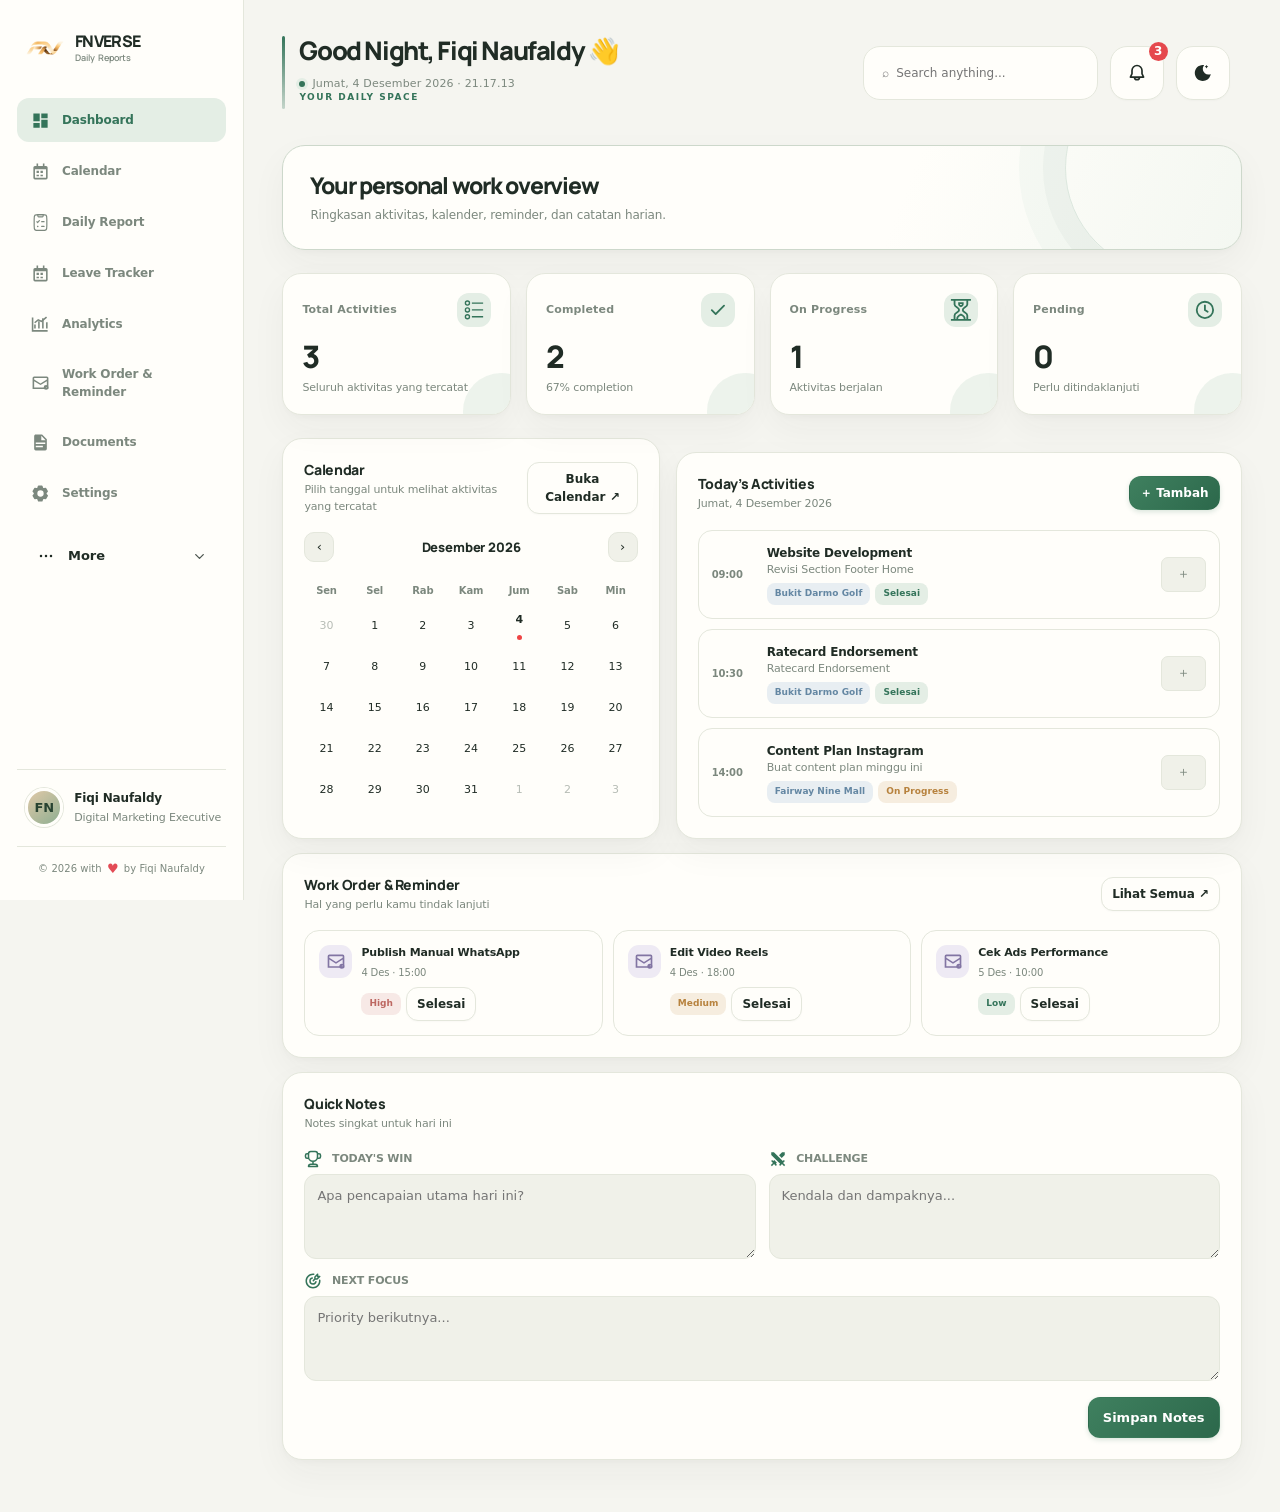
<file: index.html>
<!doctype html>
<html lang="id">
<head>
<meta charset="utf-8">
<meta name="viewport" content="width=device-width, initial-scale=1">
<meta name="theme-color" content="#f4f7f4\">
<title>Daily Reports — Dashboard</title>
    <link rel="icon" type="image/webp" href="assets/fnverse-logo-dark.webp?v=2">
<script>try{const t=localStorage.getItem("dailyflow_theme_v1");if(t==="dark"||t==="light"){document.documentElement.dataset.theme=t;document.addEventListener("DOMContentLoaded",()=>{document.body.dataset.theme=t;});}}catch{}</script>
  <link rel="stylesheet" href="styles.css">
<script defer src="app.js"></script>
</head>
<body data-page="dashboard">
<div class="app">
<aside class="sidebar">
  <a class="brand" href="index.html" aria-label="FNVERSE Daily Reports">
    <span class="brand-mark"><img src="assets/fnverse-logo-dark.webp" alt="FNVERSE"></span>
    <span class="brand-text">
      <strong>FNVERSE</strong>
      <small>Daily Reports</small>
    </span>
  </a>
  <nav class="nav" id="sidebarNav" aria-label="Navigasi utama"></nav>
  <div class="profile"><div class="avatar">FN</div><div><strong>Fiqi Naufaldy</strong><small>Digital Marketing</small></div></div>
  <div class="sidebar-copyright">© 2026 with <span class="copyright-heart" aria-label="love">♥</span> by Fiqi Naufaldy</div>
</aside>
<main class="main">
  <header class="topbar">
    <div class="greeting"><h1 id="greeting">Good Afternoon, Fiqi 👋</h1><p id="todayText"></p></div>
    <div class="top-actions"><input class="search" id="globalSearch" type="search" placeholder="⌕  Search anything..."><button class="icon-btn" id="notificationToggle" title="Notifications" aria-label="Notifications" aria-expanded="false"><svg viewBox="0 0 24 24" aria-hidden="true"><path fill="none" stroke="currentColor" stroke-linejoin="round" stroke-width="2" d="M15 17a3 3 0 1 1-6 0M6 9v3.528a2 2 0 0 1-.211.894l-1.717 3.433a.1.1 0 0 0 .09.145h15.676a.1.1 0 0 0 .09-.145l-1.717-3.433a2 2 0 0 1-.211-.894V9A6 6 0 0 0 6 9Z"/></svg></button><button class="icon-btn" id="themeToggle" title="Ganti tema"><svg viewBox="0 0 25 24" aria-hidden="true"><path fill="currentColor" d="m16.07 3.344l-1.428.781l1.428.781l.781 1.428l.781-1.428l1.428-.781l-1.428-.781l-.78-1.428zM2.226 12c0-5.523 4.477-10 10-10h1.734l-.868 1.5c-.579 1-.866 2.189-.866 3.5a7 7 0 0 0 8.348 6.87l1.682-.327l-.543 1.626A10 10 0 0 1 12.227 22c-5.523 0-10-4.477-10-10"/></svg></button><div class="notification-wrap"><div class="notification-popover" id="notificationPopover" hidden><div class="notification-list" id="notificationList"></div></div></div></div>
  </header>
  <section class="page-intro"><h1>Your personal work overview</h1><p>Ringkasan aktivitas, kalender, reminder, dan catatan harian.</p></section>
  <div id="pageContent" data-view-host="dashboard"></div>
</main>
</div>
<div id="toast" class="toast" role="status" aria-live="polite"></div>
</body>
</html>
</file>
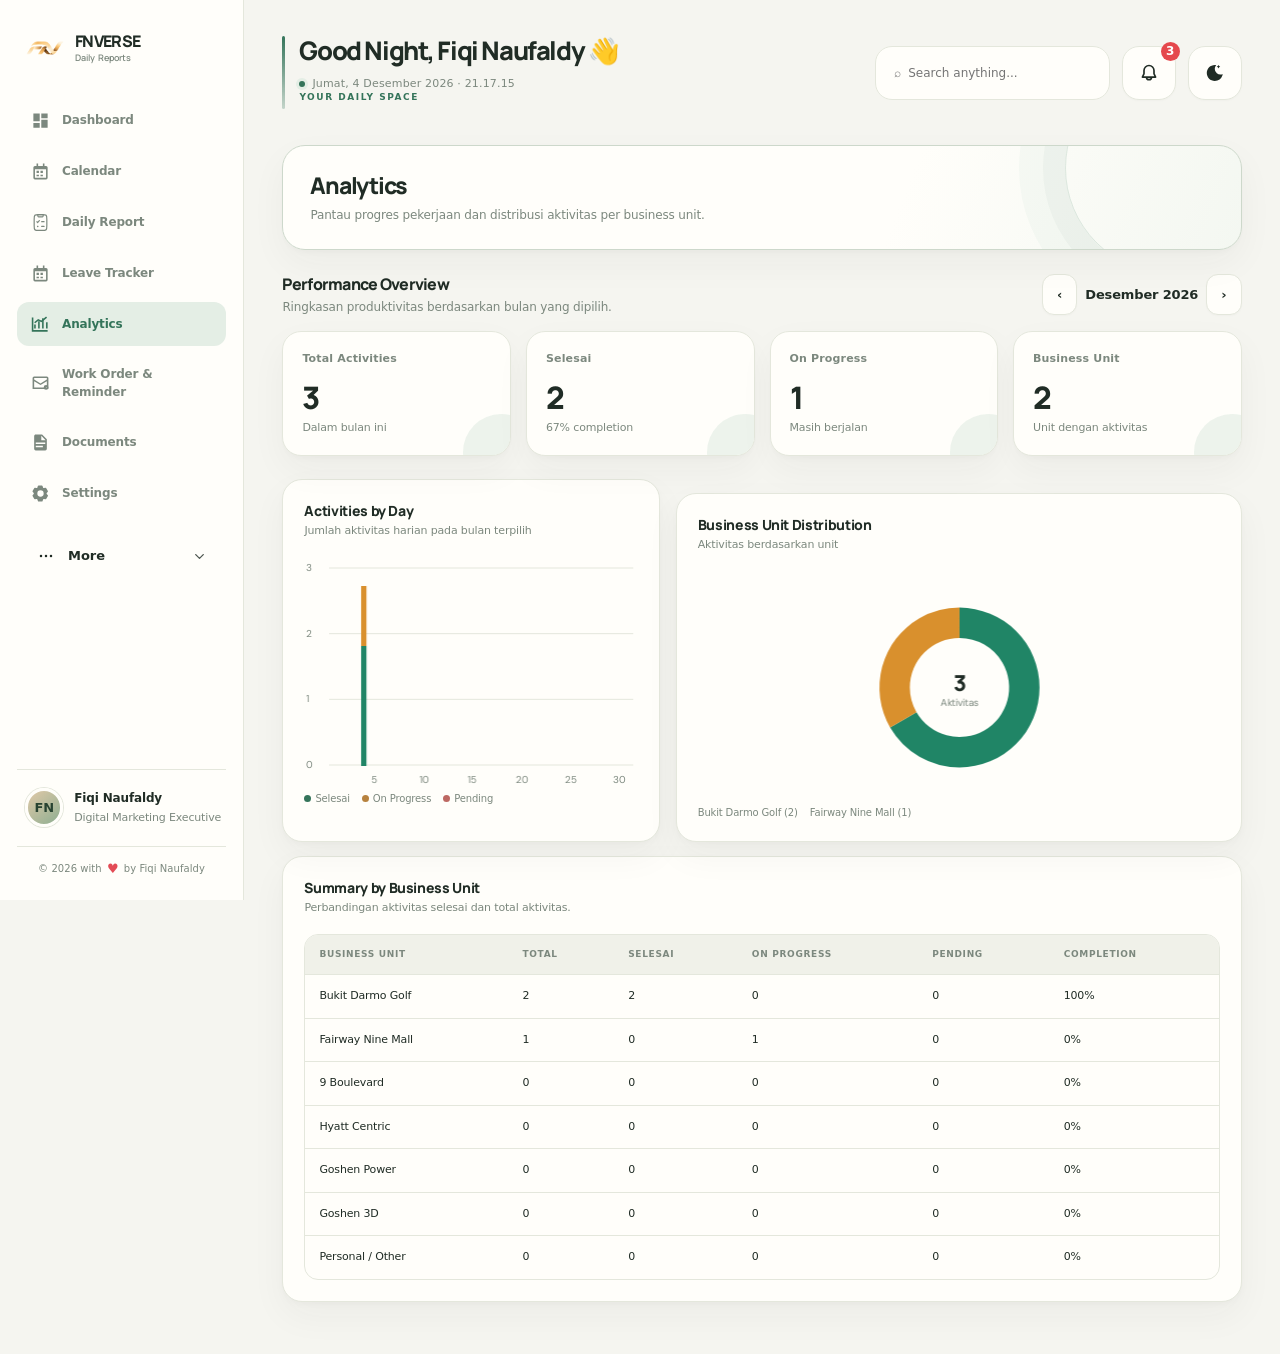
<file: analytics.html>
<!doctype html>
<html lang="id">
<head>
<meta charset="utf-8">
<meta name="viewport" content="width=device-width, initial-scale=1">
<meta name="theme-color" content="#f4f7f4">
<title>Daily Reports — Analytics</title>
    <link rel="icon" type="image/webp" href="assets/fnverse-logo-dark.webp?v=2">
<script>try{const t=localStorage.getItem("dailyflow_theme_v1");if(t==="dark"||t==="light"){document.documentElement.dataset.theme=t;document.addEventListener("DOMContentLoaded",()=>{document.body.dataset.theme=t;});}}catch{}</script>
  <link rel="stylesheet" href="styles.css">
<script defer src="app.js"></script>
</head>
<body data-page="analytics">
<div class="app">
<aside class="sidebar">
  <a class="brand" href="index.html" aria-label="FNVERSE Daily Reports">
    <span class="brand-mark"><img src="assets/fnverse-logo-dark.webp" alt="FNVERSE"></span>
    <span class="brand-text">
      <strong>FNVERSE</strong>
      <small>Daily Reports</small>
    </span>
  </a>
  <nav class="nav" id="sidebarNav" aria-label="Navigasi utama"></nav>
  <div class="profile"><div class="avatar">FN</div><div><strong>Fiqi Naufaldy</strong><small>Digital Marketing</small></div></div>
  <div class="sidebar-copyright">© 2026 with <span class="copyright-heart" aria-label="love">♥</span> by Fiqi Naufaldy</div>
</aside>
<main class="main">
  <header class="topbar">
    <div class="greeting"><h1 id="greeting">Good Afternoon, Fiqi 👋</h1><p id="todayText"></p></div>
    <div class="top-actions"><input class="search" id="globalSearch" type="search" placeholder="⌕  Search anything..."><button class="icon-btn" id="notificationToggle" title="Notifikasi" aria-label="Notifikasi" aria-expanded="false" type="button"><svg viewBox="0 0 24 24" aria-hidden="true"><path fill="none" stroke="currentColor" stroke-linejoin="round" stroke-width="2" d="M15 17a3 3 0 1 1-6 0M6 9v3.528a2 2 0 0 1-.211.894l-1.717 3.433a.1.1 0 0 0 .09.145h15.676a.1.1 0 0 0 .09-.145l-1.717-3.433a2 2 0 0 1-.211-.894V9A6 6 0 0 0 6 9Z"/></svg></button><button class="icon-btn" id="themeToggle" title="Ganti tema"><svg viewBox="0 0 25 24" aria-hidden="true"><path fill="currentColor" d="m16.07 3.344l-1.428.781l1.428.781l.781 1.428l.781-1.428l1.428-.781l-1.428-.781l-.78-1.428zM2.226 12c0-5.523 4.477-10 10-10h1.734l-.868 1.5c-.579 1-.866 2.189-.866 3.5a7 7 0 0 0 8.348 6.87l1.682-.327l-.543 1.626A10 10 0 0 1 12.227 22c-5.523 0-10-4.477-10-10"/></svg></button></div>
  </header>
  <section class="page-intro"><h1>Analytics</h1><p>Pantau progres pekerjaan dan distribusi aktivitas per business unit.</p></section>
  <div id="pageContent"></div>
</main>
</div>
<div id="toast" class="toast" role="status" aria-live="polite"></div>
</body>
</html>
</file>
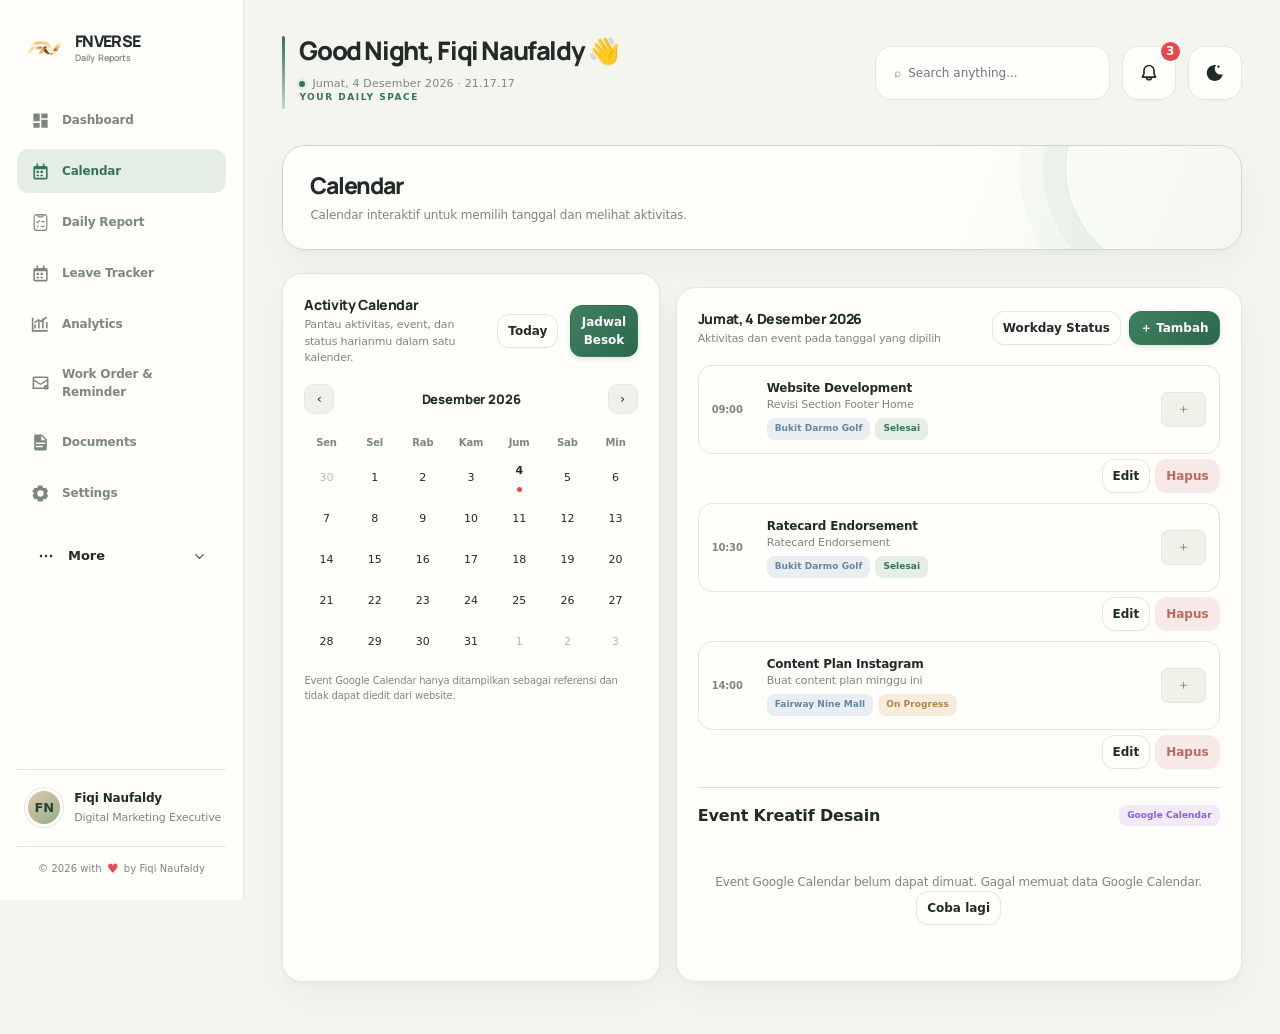
<file: calendar.html>
<!doctype html>
<html lang="id">
<head>
<meta charset="utf-8">
<meta name="viewport" content="width=device-width, initial-scale=1">
<meta name="theme-color" content="#f4f7f4">
<title>Daily Reports — Calendar</title>
    <link rel="icon" type="image/webp" href="assets/fnverse-logo-dark.webp?v=2">
<script>try{const t=localStorage.getItem("dailyflow_theme_v1");if(t==="dark"||t==="light"){document.documentElement.dataset.theme=t;document.addEventListener("DOMContentLoaded",()=>{document.body.dataset.theme=t;});}}catch{}</script>
  <link rel="stylesheet" href="styles.css">
<script defer src="app.js"></script>
</head>
<body data-page="calendar">
<div class="app">
<aside class="sidebar">
  <a class="brand fnverse-branding" href="index.html" aria-label="FNVERSE Daily Reports">
    <span class="brand-mark"><img src="assets/fnverse-logo-dark.webp" alt="FNVERSE logo"></span>
    <span class="brand-text">
      <strong>FNVERSE</strong>
      <small>Daily Reports</small>
    </span>
  </a>
  <nav class="nav" id="sidebarNav" aria-label="Navigasi utama"></nav>
  <div class="profile"><div class="avatar">FN</div><div><strong>Fiqi Naufaldy</strong><small>Digital Marketing</small></div></div>
  <div class="sidebar-copyright">© 2026 with <span class="copyright-heart" aria-label="love">♥</span> by Fiqi Naufaldy</div>
</aside>
<main class="main">
  <header class="topbar">
    <div class="greeting"><h1 id="greeting">Good Afternoon, Fiqi 👋</h1><p id="todayText"></p></div>
    <div class="top-actions"><input class="search" id="globalSearch" type="search" placeholder="⌕  Search anything..."><button class="icon-btn" id="notificationToggle" title="Notifikasi" aria-label="Notifikasi" aria-expanded="false" type="button"><svg viewBox="0 0 24 24" aria-hidden="true"><path fill="none" stroke="currentColor" stroke-linejoin="round" stroke-width="2" d="M15 17a3 3 0 1 1-6 0M6 9v3.528a2 2 0 0 1-.211.894l-1.717 3.433a.1.1 0 0 0 .09.145h15.676a.1.1 0 0 0 .09-.145l-1.717-3.433a2 2 0 0 1-.211-.894V9A6 6 0 0 0 6 9Z"/></svg></button><button class="icon-btn" id="themeToggle" title="Ganti tema"><svg viewBox="0 0 25 24" aria-hidden="true"><path fill="currentColor" d="m16.07 3.344l-1.428.781l1.428.781l.781 1.428l.781-1.428l1.428-.781l-1.428-.781l-.78-1.428zM2.226 12c0-5.523 4.477-10 10-10h1.734l-.868 1.5c-.579 1-.866 2.189-.866 3.5a7 7 0 0 0 8.348 6.87l1.682-.327l-.543 1.626A10 10 0 0 1 12.227 22c-5.523 0-10-4.477-10-10"/></svg></button></div>
  </header>
  <section class="page-intro"><h1>Calendar</h1><p>Calendar interaktif untuk memilih tanggal dan melihat aktivitas.</p></section>
  <div id="pageContent"></div>
</main>
</div>
<div id="toast" class="toast" role="status" aria-live="polite"></div>
</body>
</html>
</file>
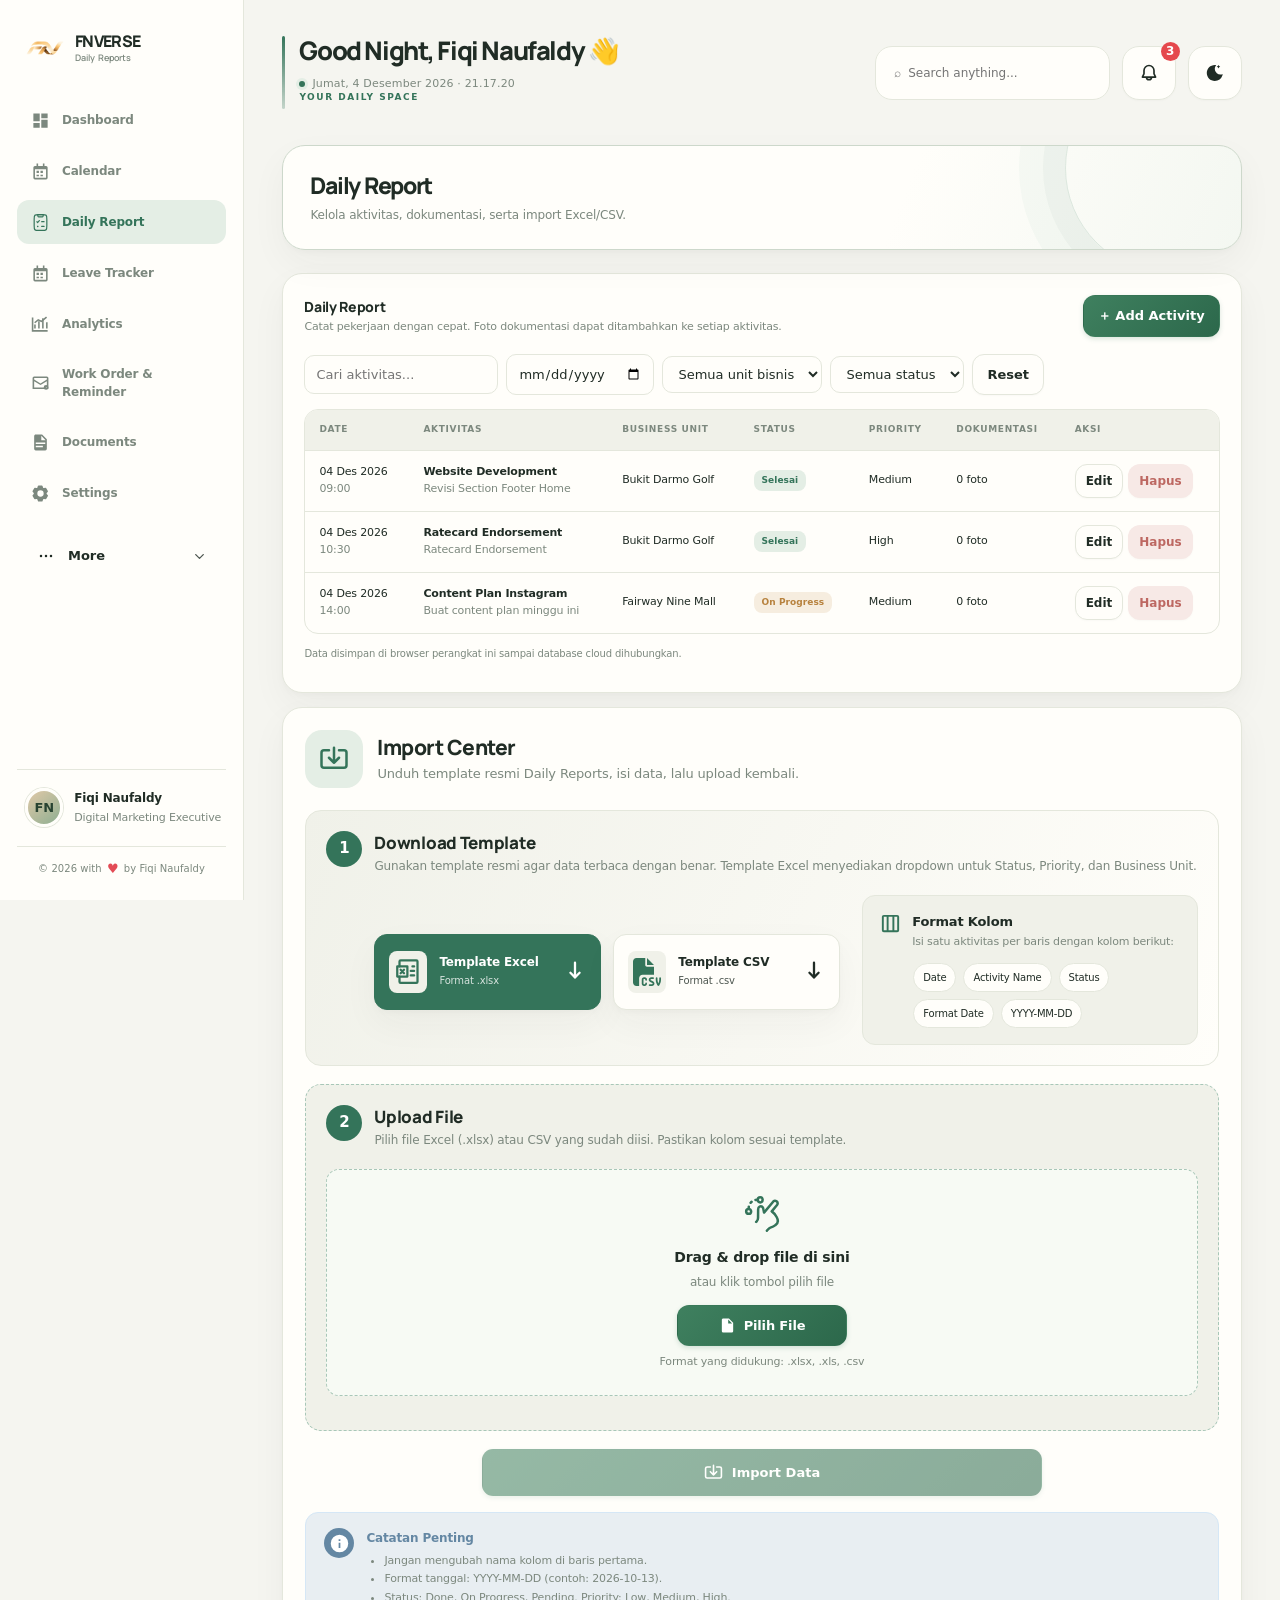
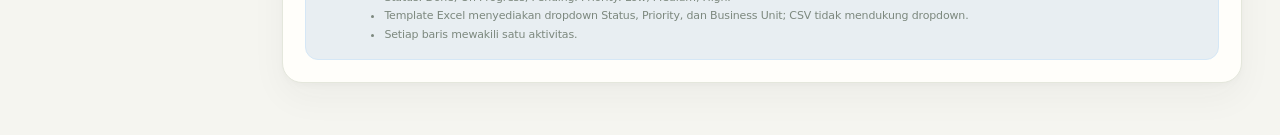
<file: daily-report.html>
<!doctype html>
<html lang="id">
<head>
<meta charset="utf-8">
<meta name="viewport" content="width=device-width, initial-scale=1">
<meta name="theme-color" content="#f4f7f4">
<title>Daily Reports — Daily Report</title>
    <link rel="icon" type="image/webp" href="assets/fnverse-logo-dark.webp">
<script>try{const t=localStorage.getItem("dailyflow_theme_v1");if(t==="dark"||t==="light"){document.documentElement.dataset.theme=t;document.addEventListener("DOMContentLoaded",()=>{document.body.dataset.theme=t;});}}catch{}</script>
<link rel="stylesheet" href="./styles.css">
<script defer src="app.js"></script>
</head>
<body data-page="daily-report">
<div class="app">
<aside class="sidebar">
  <a class="brand" href="index.html" aria-label="FNVERSE Daily Reports">
    <span class="brand-mark"><img src="assets/fnverse-logo-dark.webp" alt="FNVERSE"></span>
    <span class="brand-text">
      <strong>FNVERSE</strong>
      <small>Daily Reports</small>
    </span>
  </a>
  <nav class="nav" id="sidebarNav" aria-label="Navigasi utama"></nav>
  <div class="profile"><div class="avatar">FN</div><div><strong>Fiqi Naufaldy</strong><small>Digital Marketing</small></div></div>
  <div class="sidebar-copyright">© 2026 with <span class="copyright-heart" aria-label="love">♥</span> by Fiqi Naufaldy</div>
</aside>
<main class="main">
  <header class="topbar">
    <div class="greeting"><h1 id="greeting">Good Afternoon, Fiqi 👋</h1><p id="todayText"></p></div>
    <div class="top-actions"><input class="search" id="globalSearch" type="search" placeholder="⌕  Search anything..."><button class="icon-btn" id="notificationToggle" title="Notifikasi" aria-label="Notifikasi" aria-expanded="false" type="button"><svg viewBox="0 0 24 24" aria-hidden="true"><path fill="none" stroke="currentColor" stroke-linejoin="round" stroke-width="2" d="M15 17a3 3 0 1 1-6 0M6 9v3.528a2 2 0 0 1-.211.894l-1.717 3.433a.1.1 0 0 0 .09.145h15.676a.1.1 0 0 0 .09-.145l-1.717-3.433a2 2 0 0 1-.211-.894V9A6 6 0 0 0 6 9Z"/></svg></button><button class="icon-btn" id="themeToggle" title="Ganti tema"><svg viewBox="0 0 25 24" aria-hidden="true"><path fill="currentColor" d="m16.07 3.344l-1.428.781l1.428.781l.781 1.428l.781-1.428l1.428-.781l-1.428-.781l-.78-1.428zM2.226 12c0-5.523 4.477-10 10-10h1.734l-.868 1.5c-.579 1-.866 2.189-.866 3.5a7 7 0 0 0 8.348 6.87l1.682-.327l-.543 1.626A10 10 0 0 1 12.227 22c-5.523 0-10-4.477-10-10"/></svg></button></div>
  </header>
  <section class="page-intro"><h1>Daily Report</h1><p>Kelola aktivitas, dokumentasi, serta import Excel/CSV.</p></section>
  <div id="pageContent"></div>
</main>
</div>
<div id="toast" class="toast" role="status" aria-live="polite"></div>
</body>
</html>
</file>
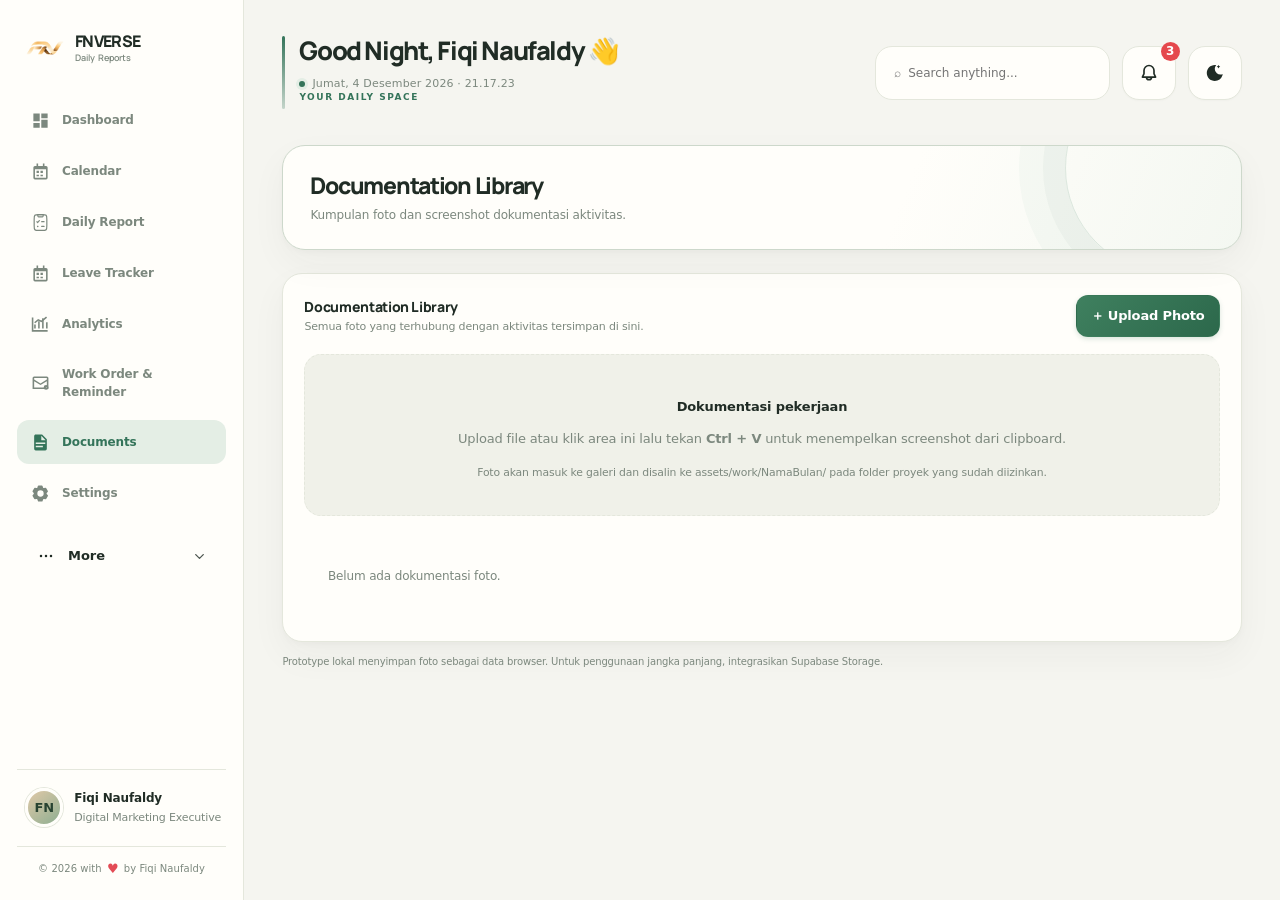
<file: documents.html>
<!doctype html>
<html lang="id">
<head>
<meta charset="utf-8">
<meta name="viewport" content="width=device-width, initial-scale=1">
<meta name="theme-color" content="#f4f7f4">
<title>Daily Reports — Documents</title>
    <link rel="icon" type="image/webp" href="assets/fnverse-logo-dark.webp?v=2">
<script>try{const t=localStorage.getItem("dailyflow_theme_v1");if(t==="dark"||t==="light"){document.documentElement.dataset.theme=t;document.addEventListener("DOMContentLoaded",()=>{document.body.dataset.theme=t;});}}catch{}</script>
  <link rel="stylesheet" href="styles.css">
<script defer src="app.js"></script>
</head>
<body data-page="documents">
<div class="app">
<aside class="sidebar">
  <a class="brand" href="index.html" aria-label="FNVERSE Daily Reports">
    <span class="brand-mark"><img src="assets/fnverse-logo-dark.webp" alt="FNVERSE"></span>
    <span class="brand-text">
      <strong>FNVERSE</strong>
      <small>Daily Reports</small>
    </span>
  </a>
  <nav class="nav" id="sidebarNav" aria-label="Navigasi utama"></nav>
  <div class="profile"><div class="avatar">FN</div><div><strong>Fiqi Naufaldy</strong><small>Digital Marketing</small></div></div>
  <div class="sidebar-copyright">© 2026 with <span class="copyright-heart" aria-label="love">♥</span> by Fiqi Naufaldy</div>
</aside>
<main class="main">
  <header class="topbar">
    <div class="greeting"><h1 id="greeting">Good Afternoon, Fiqi 👋</h1><p id="todayText"></p></div>
    <div class="top-actions"><input class="search" id="globalSearch" type="search" placeholder="⌕  Search anything..."><button class="icon-btn" id="notificationToggle" title="Notifikasi" aria-label="Notifikasi" aria-expanded="false" type="button"><svg viewBox="0 0 24 24" aria-hidden="true"><path fill="none" stroke="currentColor" stroke-linejoin="round" stroke-width="2" d="M15 17a3 3 0 1 1-6 0M6 9v3.528a2 2 0 0 1-.211.894l-1.717 3.433a.1.1 0 0 0 .09.145h15.676a.1.1 0 0 0 .09-.145l-1.717-3.433a2 2 0 0 1-.211-.894V9A6 6 0 0 0 6 9Z"/></svg></button><button class="icon-btn" id="themeToggle" title="Ganti tema"><svg viewBox="0 0 25 24" aria-hidden="true"><path fill="currentColor" d="m16.07 3.344l-1.428.781l1.428.781l.781 1.428l.781-1.428l1.428-.781l-1.428-.781l-.78-1.428zM2.226 12c0-5.523 4.477-10 10-10h1.734l-.868 1.5c-.579 1-.866 2.189-.866 3.5a7 7 0 0 0 8.348 6.87l1.682-.327l-.543 1.626A10 10 0 0 1 12.227 22c-5.523 0-10-4.477-10-10"/></svg></button></div>
  </header>
  <section class="page-intro"><h1>Documentation Library</h1><p>Kumpulan foto dan screenshot dokumentasi aktivitas.</p></section>
  <div id="pageContent"></div>
</main>
</div>
<div id="toast" class="toast" role="status" aria-live="polite"></div>
</body>
</html>
</file>
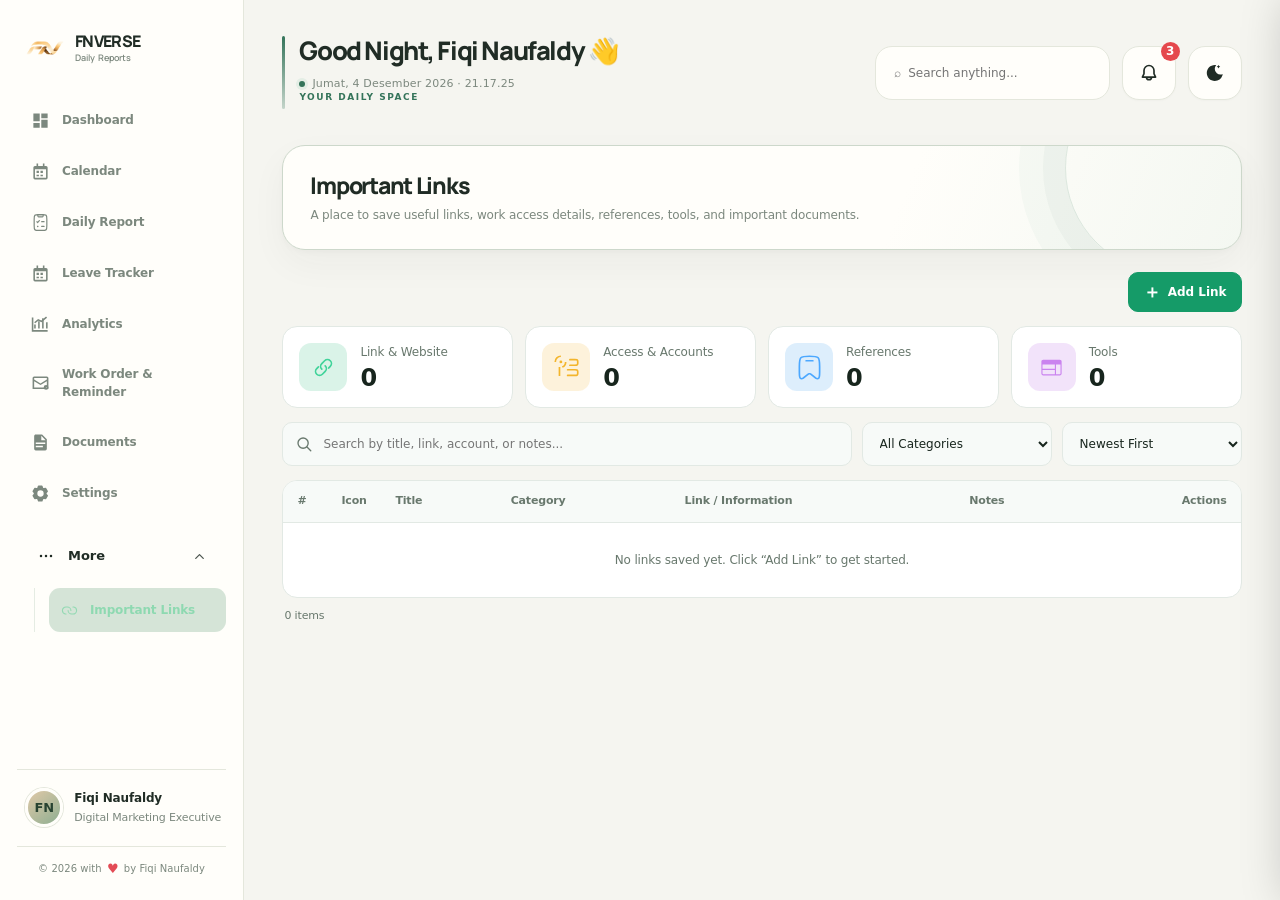
<file: important-data.html>
<!doctype html>
<html lang="en">
<head>
<meta charset="utf-8">
<meta name="viewport" content="width=device-width, initial-scale=1">
<meta name="theme-color" content="#f4f7f4">
<title>Daily Reports — Important Links</title>
    <link rel="icon" type="image/webp" href="assets/fnverse-logo-dark.webp?v=2">
<script>try{const t=localStorage.getItem("dailyflow_theme_v1");if(t==="dark"||t==="light"){document.documentElement.dataset.theme=t;document.addEventListener("DOMContentLoaded",()=>{document.body.dataset.theme=t;});}}catch{}</script>
<link rel="stylesheet" href="styles.css">
<script defer src="app.js"></script>
</head>
<body data-page="important-data">
<div class="app">
 <aside class="sidebar">
  <a class="brand fnverse-branding" href="index.html" aria-label="FNVERSE Daily Reports">
    <span class="brand-mark"><img src="assets/fnverse-logo-dark.webp" alt="FNVERSE logo"></span>
    <span class="brand-text">
      <strong>FNVERSE</strong>
      <small>Daily Reports</small>
    </span>
  </a>
  <nav class="nav" id="sidebarNav" aria-label="Main navigation"></nav>
  <div class="profile"><div class="avatar">FN</div><div><strong>Fiqi Naufaldy</strong><small>Digital Marketing</small></div></div>
  <div class="sidebar-copyright">© 2026 with <span class="copyright-heart" aria-label="love">♥</span> by Fiqi Naufaldy</div>
 </aside>
 <main class="main">
  <header class="topbar">
   <div class="greeting"><h1 id="greeting">Good Afternoon 👋</h1><p id="todayText"></p></div>
   <div class="top-actions"><input class="search" id="globalSearch" type="search" placeholder="⌕  Search anything..."><button class="icon-btn" id="notificationToggle" title="Notifications" aria-label="Open notifications" aria-expanded="false" type="button"><svg viewBox="0 0 24 24" aria-hidden="true"><path fill="none" stroke="currentColor" stroke-linejoin="round" stroke-width="2" d="M15 17a3 3 0 1 1-6 0M6 9v3.528a2 2 0 0 1-.211.894l-1.717 3.433a.1.1 0 0 0 .09.145h15.676a.1.1 0 0 0 .09-.145l-1.717-3.433a2 2 0 0 1-.211-.894V9A6 6 0 0 0 6 9Z"/></svg></button><button class="icon-btn" id="themeToggle" title="Toggle theme" type="button"><svg viewBox="0 0 25 24" aria-hidden="true"><path fill="currentColor" d="m16.07 3.344l-1.428.781l1.428.781l.781 1.428l.781-1.428l1.428-.781l-1.428-.781l-.78-1.428zM2.226 12c0-5.523 4.477-10 10-10h1.734l-.868 1.5c-.579 1-.866 2.189-.866 3.5a7 7 0 0 0 8.348 6.87l1.682-.327l-.543 1.626A10 10 0 0 1 12.227 22c-5.523 0-10-4.477-10-10"/></svg></button></div>
  </header>
  <section class="page-intro"><h1>Important Links</h1><p>A place to save useful links, work access details, references, tools, and important documents.</p></section>
  <div id="pageContent"></div>
 </main>
</div>
<div id="toast" class="toast" role="status" aria-live="polite"></div>
</body>
</html>
</file>
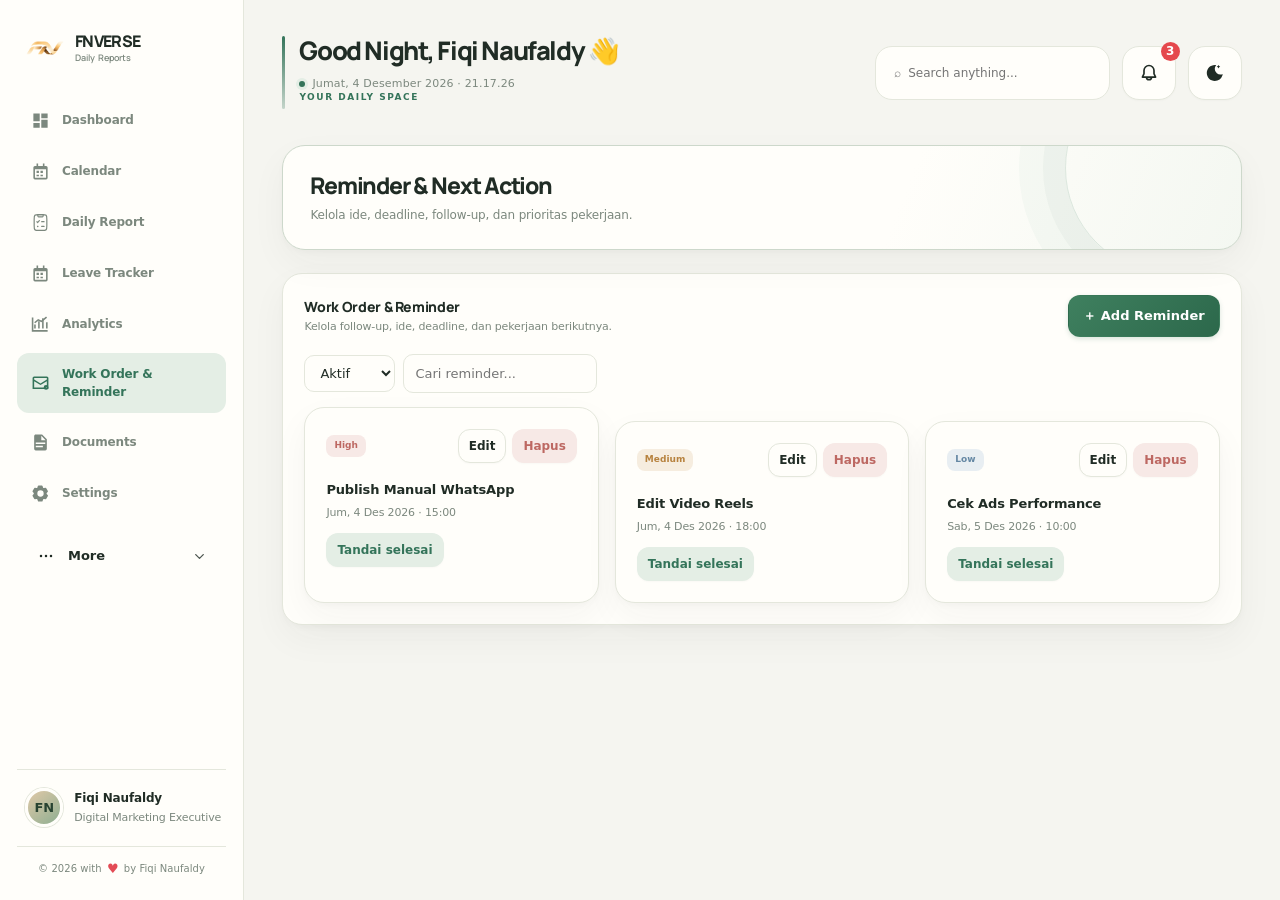
<file: reminder.html>
<!doctype html>
<html lang="id">
<head>
<meta charset="utf-8">
<meta name="viewport" content="width=device-width, initial-scale=1">
<meta name="theme-color" content="#f4f7f4">
<title>Daily Reports — Reminder</title>
    <link rel="icon" type="image/webp" href="assets/fnverse-logo-dark.webp?v=2">
<script>try{const t=localStorage.getItem("dailyflow_theme_v1");if(t==="dark"||t==="light"){document.documentElement.dataset.theme=t;document.addEventListener("DOMContentLoaded",()=>{document.body.dataset.theme=t;});}}catch{}</script>
  <link rel="stylesheet" href="styles.css">
<script defer src="app.js"></script>
</head>
<body data-page="reminder">
<div class="app">
<aside class="sidebar">
  <a class="brand" href="index.html" aria-label="FNVERSE Daily Reports">
    <span class="brand-mark"><img src="assets/fnverse-logo-dark.webp" alt="FNVERSE"></span>
    <span class="brand-text">
      <strong>FNVERSE</strong>
      <small>Daily Reports</small>
    </span>
  </a>
  <nav class="nav" id="sidebarNav" aria-label="Navigasi utama"></nav>
  <div class="profile"><div class="avatar">FN</div><div><strong>Fiqi Naufaldy</strong><small>Digital Marketing</small></div></div>
  <div class="sidebar-copyright">© 2026 with <span class="copyright-heart" aria-label="love">♥</span> by Fiqi Naufaldy</div>
</aside>
<main class="main">
  <header class="topbar">
    <div class="greeting"><h1 id="greeting">Good Afternoon, Fiqi 👋</h1><p id="todayText"></p></div>
    <div class="top-actions"><input class="search" id="globalSearch" type="search" placeholder="⌕  Search anything..."><button class="icon-btn" id="notificationToggle" title="Notifikasi" aria-label="Notifikasi" aria-expanded="false" type="button"><svg viewBox="0 0 24 24" aria-hidden="true"><path fill="none" stroke="currentColor" stroke-linejoin="round" stroke-width="2" d="M15 17a3 3 0 1 1-6 0M6 9v3.528a2 2 0 0 1-.211.894l-1.717 3.433a.1.1 0 0 0 .09.145h15.676a.1.1 0 0 0 .09-.145l-1.717-3.433a2 2 0 0 1-.211-.894V9A6 6 0 0 0 6 9Z"/></svg></button><button class="icon-btn" id="themeToggle" title="Ganti tema"><svg viewBox="0 0 25 24" aria-hidden="true"><path fill="currentColor" d="m16.07 3.344l-1.428.781l1.428.781l.781 1.428l.781-1.428l1.428-.781l-1.428-.781l-.78-1.428zM2.226 12c0-5.523 4.477-10 10-10h1.734l-.868 1.5c-.579 1-.866 2.189-.866 3.5a7 7 0 0 0 8.348 6.87l1.682-.327l-.543 1.626A10 10 0 0 1 12.227 22c-5.523 0-10-4.477-10-10"/></svg></button></div>
  </header>
  <section class="page-intro"><h1>Reminder & Next Action</h1><p>Kelola ide, deadline, follow-up, dan prioritas pekerjaan.</p></section>
  <div id="pageContent"></div>
</main>
</div>
<div id="toast" class="toast" role="status" aria-live="polite"></div>
</body>
</html>
</file>
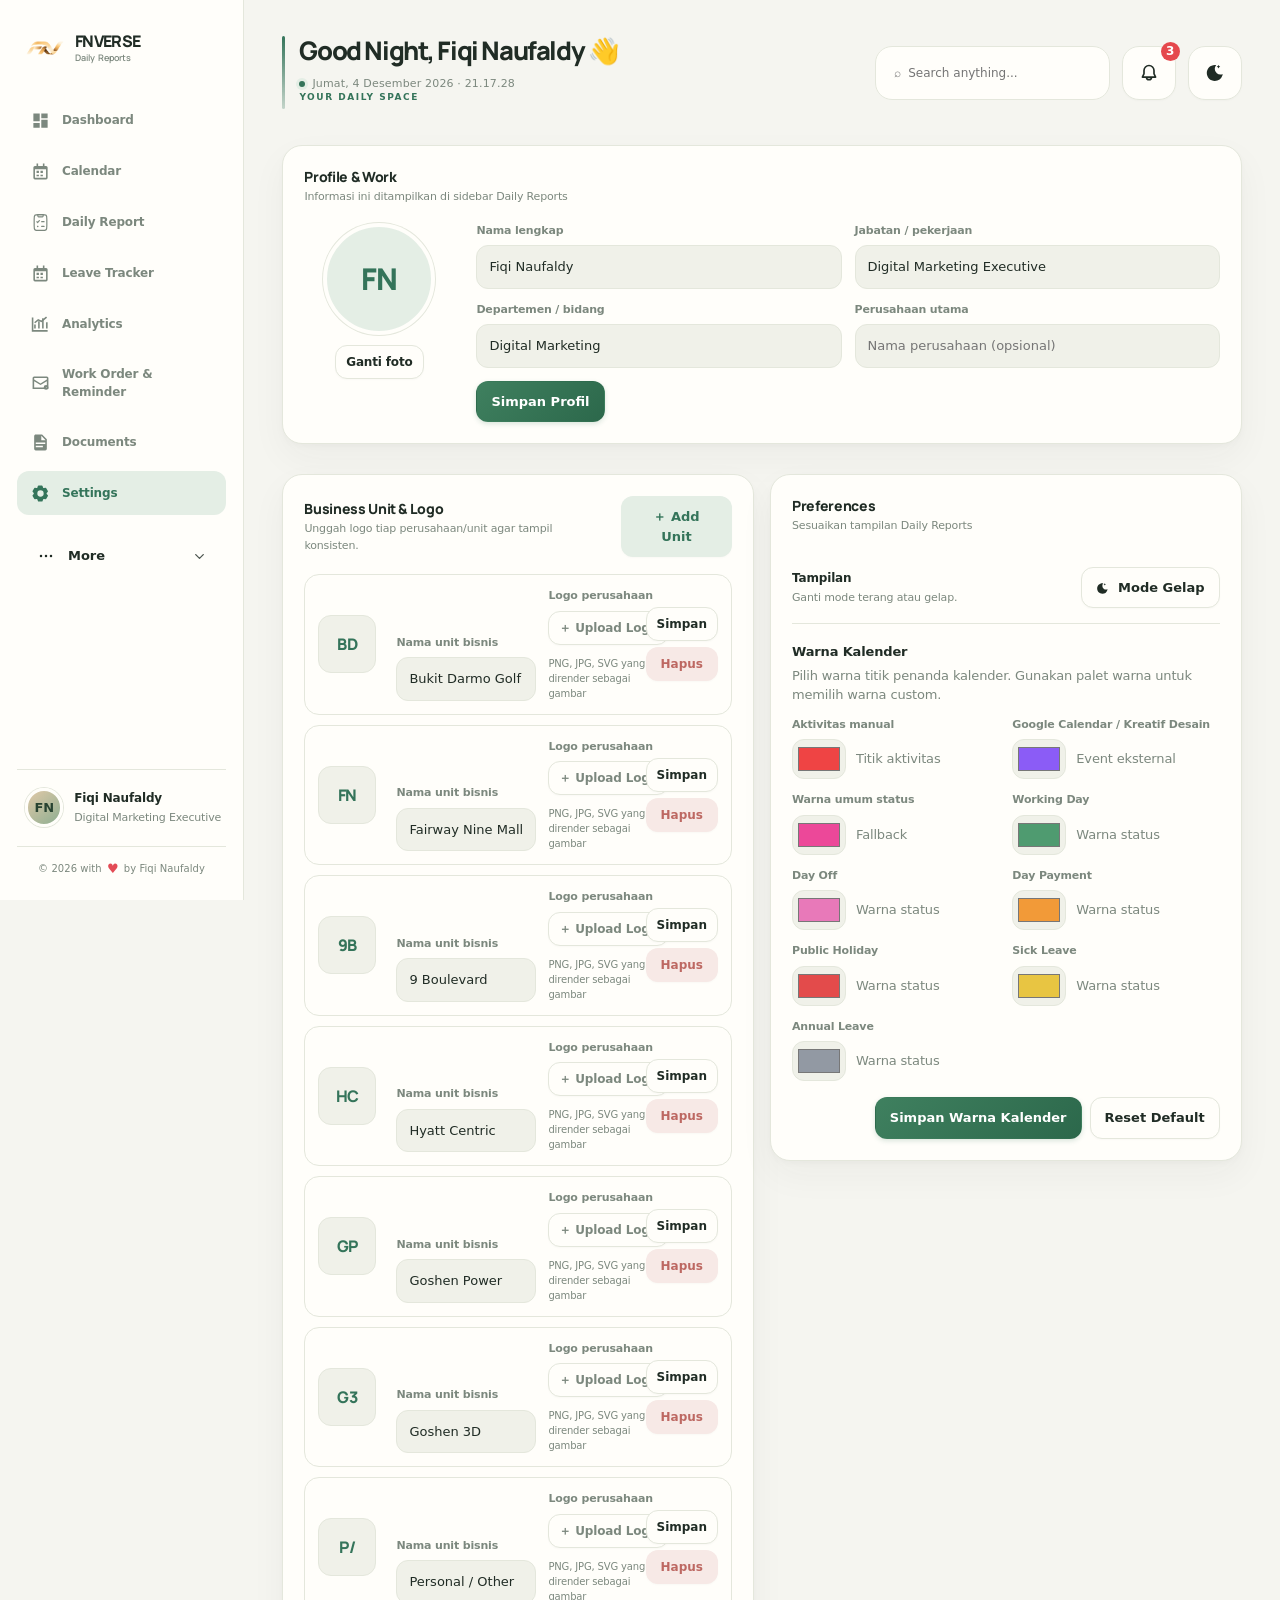
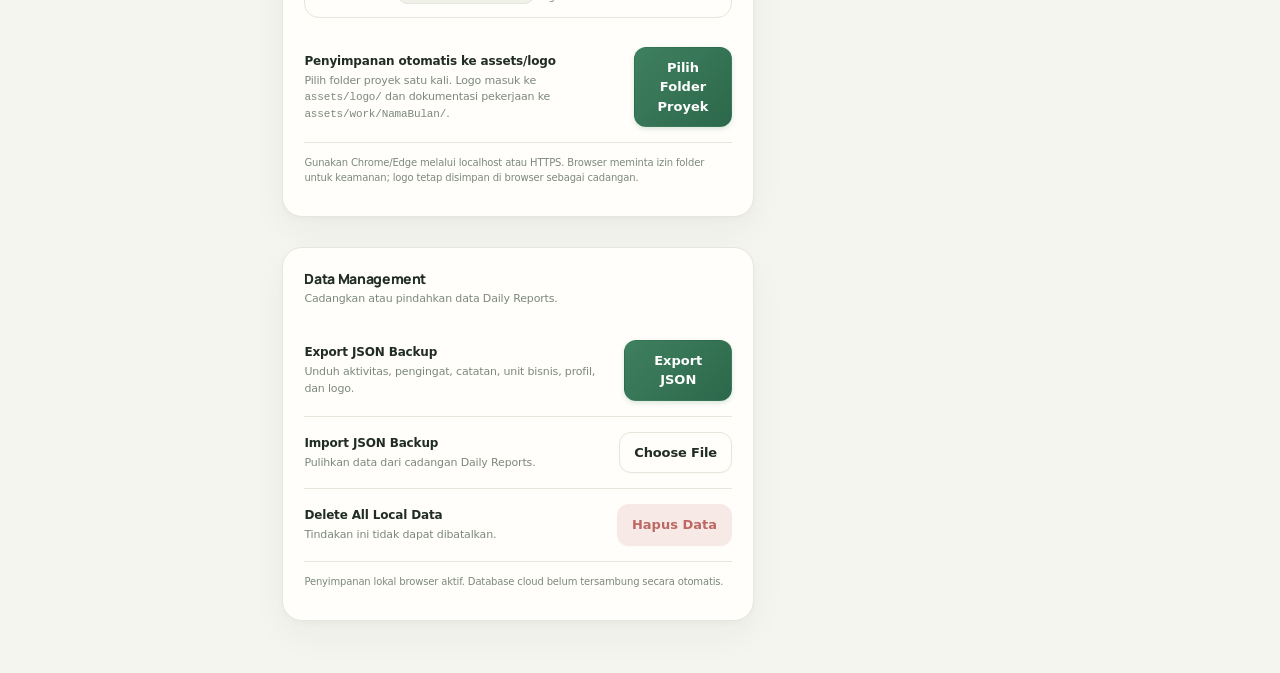
<file: settings.html>
<!doctype html>
<html lang="id">
<head>
<meta charset="utf-8">
<meta name="viewport" content="width=device-width, initial-scale=1">
<meta name="theme-color" content="#f4f7f4">
<title>Daily Reports — Settings</title>
    <link rel="icon" type="image/webp" href="assets/fnverse-logo-dark.webp?v=2">
<script>try{const t=localStorage.getItem("dailyflow_theme_v1");if(t==="dark"||t==="light"){document.documentElement.dataset.theme=t;document.addEventListener("DOMContentLoaded",()=>{document.body.dataset.theme=t;});}}catch{}</script>
  <link rel="stylesheet" href="styles.css">
<script defer src="app.js"></script>
</head>
<body data-page="settings">
<div class="app">
<aside class="sidebar">
  <a class="brand fnverse-branding" href="index.html" aria-label="FNVERSE Daily Reports">
    <span class="brand-mark"><img src="assets/fnverse-logo-dark.webp" alt="FNVERSE logo"></span>
    <span class="brand-text">
      <strong>FNVERSE</strong>
      <small>Daily Reports</small>
    </span>
  </a>
  <nav class="nav" id="sidebarNav" aria-label="Navigasi utama"></nav>
  <div class="profile"><div class="avatar">FN</div><div><strong>Fiqi Naufaldy</strong><small>Digital Marketing</small></div></div>
  <div class="sidebar-copyright">© 2026 with <span class="copyright-heart" aria-label="love">♥</span> by Fiqi Naufaldy</div>
</aside>
<main class="main">
  <header class="topbar">
    <div class="greeting"><h1 id="greeting">Good Afternoon, Fiqi 👋</h1><p id="todayText"></p></div>
    <div class="top-actions"><input class="search" id="globalSearch" type="search" placeholder="⌕  Search anything..."><button class="icon-btn" id="notificationToggle" title="Notifikasi" aria-label="Notifikasi" aria-expanded="false" type="button"><svg viewBox="0 0 24 24" aria-hidden="true"><path fill="none" stroke="currentColor" stroke-linejoin="round" stroke-width="2" d="M15 17a3 3 0 1 1-6 0M6 9v3.528a2 2 0 0 1-.211.894l-1.717 3.433a.1.1 0 0 0 .09.145h15.676a.1.1 0 0 0 .09-.145l-1.717-3.433a2 2 0 0 1-.211-.894V9A6 6 0 0 0 6 9Z"/></svg></button><button class="icon-btn" id="themeToggle" title="Ganti tema"><svg viewBox="0 0 25 24" aria-hidden="true"><path fill="currentColor" d="m16.07 3.344l-1.428.781l1.428.781l.781 1.428l.781-1.428l1.428-.781l-1.428-.781l-.78-1.428zM2.226 12c0-5.523 4.477-10 10-10h1.734l-.868 1.5c-.579 1-.866 2.189-.866 3.5a7 7 0 0 0 8.348 6.87l1.682-.327l-.543 1.626A10 10 0 0 1 12.227 22c-5.523 0-10-4.477-10-10"/></svg></button></div>
  </header>
  <section class="page-intro"><h1>Settings</h1><p>Atur preferensi, business unit, dan backup data.</p></section>
  <div id="pageContent"></div>
</main>
</div>
<div id="toast" class="toast" role="status" aria-live="polite"></div>
</body>
</html>
</file>
<file: styles.css>
@import url('https://fonts.googleapis.com/css2?family=DM+Sans:wght@400;500;600;700&family=Manrope:wght@400;500;600;700;800&display=swap');
:root{--bg:#f4f7f4;--surface:#fff;--surface-2:#f7faf8;--ink:#18241f;--muted:#7d8b84;--line:#e5ece7;--green:#208566;--green-2:#e1f4ec;--mint:#54c7a0;--blue:#4786c6;--blue-2:#e8f2fc;--amber:#d9902d;--amber-2:#fff3df;--red:#dc5a63;--red-2:#ffebed;--purple:#8d78ca;--purple-2:#f0ecfb;--shadow:0 10px 28px #24382d0a;--radius:18px}
*{box-sizing:border-box}html{scroll-behavior:smooth}body{margin:0;background:var(--bg);color:var(--ink);font-family:'DM Sans',sans-serif;font-size:14px;line-height:1.5;transition:background .2s,color .2s}:is(html,body)[data-theme="dark"]{--bg:#101714;--surface:#18211d;--surface-2:#202b26;--ink:#e8f0eb;--muted:#98aaa0;--line:#2c3932;--green:#65d0a9;--green-2:#1b3b30;--blue:#86baf0;--blue-2:#1d3040;--amber:#efbd6b;--amber-2:#40321e;--red:#ff8c93;--red-2:#43272b;--purple:#b5a4f1;--purple-2:#302944;--shadow:0 10px 28px #0002}
button,input,select,textarea{font:inherit}button{cursor:pointer;border:0}a{color:inherit;text-decoration:none}.app{min-height:100vh;display:grid;grid-template-columns:218px minmax(0,1fr)}.sidebar{background:var(--surface);border-right:1px solid var(--line);padding:22px 14px;display:flex;flex-direction:column;gap:24px;position:sticky;top:0;height:100vh}.brand{display:flex;align-items:center;gap:9px;font-family:Manrope,sans-serif;font-weight:800;font-size:17px;padding:0 8px}.brand-mark{width:28px;height:28px;border-radius:10px;background:var(--green);color:white;display:grid;place-items:center;font-weight:800}.nav{display:grid;gap:5px}.nav a{display:flex;align-items:center;gap:11px;padding:10px 12px;border-radius:11px;color:var(--muted);font-weight:600;font-size:13px}.nav a:hover{background:var(--surface-2);color:var(--ink)}.nav a.active{background:var(--green-2);color:var(--green)}.nav-icon{width:18px;text-align:center;font-size:16px}.profile{margin-top:auto;border-top:1px solid var(--line);padding:15px 7px 0;display:flex;gap:10px;align-items:center}.avatar{width:35px;height:35px;border-radius:50%;display:grid;place-items:center;background:linear-gradient(135deg,#c8e6d8,#6eae93);color:#164b38;font-weight:800}.profile strong{display:block;font-size:12px}.profile small{color:var(--muted);font-size:11px}.main{min-width:0;padding:25px 28px 40px;max-width:1600px;width:100%;margin:0 auto}.topbar{display:flex;justify-content:space-between;align-items:center;gap:18px;margin-bottom:24px}.greeting h1{font:800 23px Manrope,sans-serif;margin:0 0 3px;letter-spacing:-.7px}.greeting p{margin:0;color:var(--muted);font-size:12px}.top-actions{display:flex;align-items:center;gap:9px}.search{background:var(--surface);border:1px solid var(--line);border-radius:12px;padding:10px 13px;min-width:210px;color:var(--ink);outline:none}.icon-btn,.btn{border:1px solid var(--line);background:var(--surface);color:var(--ink);border-radius:11px;padding:9px 12px;font-weight:700}.icon-btn{width:39px;height:39px;padding:0;font-size:17px}.btn.primary{background:var(--green);color:white;border-color:var(--green)}.btn.soft{background:var(--green-2);color:var(--green);border-color:transparent}.btn.danger{color:var(--red);background:var(--red-2);border-color:transparent}.btn.small{padding:7px 10px;font-size:12px}.section-title{display:flex;justify-content:space-between;align-items:center;gap:12px;margin:0 0 13px}.section-title h2{font:800 16px Manrope,sans-serif;margin:0;letter-spacing:-.3px}.section-title p{color:var(--muted);margin:3px 0 0;font-size:12px}.muted{color:var(--muted)}.grid{display:grid;gap:14px}.stats{grid-template-columns:repeat(4,minmax(0,1fr));margin-bottom:20px}.stat{background:var(--surface);border:1px solid var(--line);border-radius:var(--radius);padding:16px;box-shadow:var(--shadow);min-width:0}.stat-top{display:flex;justify-content:space-between;align-items:center;color:var(--muted);font-size:11px;font-weight:700}.stat-icon{width:28px;height:28px;border-radius:9px;display:grid;place-items:center;background:var(--green-2);color:var(--green)}.stat strong{font:800 27px Manrope,sans-serif;display:block;margin:7px 0 1px}.stat small{font-size:11px;color:var(--muted)}.two-col{grid-template-columns:minmax(280px,.9fr) minmax(0,1.35fr)}.three-col{grid-template-columns:repeat(3,minmax(0,1fr))}.panel{background:var(--surface);border:1px solid var(--line);border-radius:var(--radius);padding:18px;box-shadow:var(--shadow);min-width:0}.panel+.panel{margin-top:14px}.panel-head{display:flex;align-items:center;justify-content:space-between;gap:12px;margin-bottom:15px}.panel-head h2,.panel-head h3{margin:0;font:800 14px Manrope,sans-serif}.panel-head p{margin:3px 0 0;color:var(--muted);font-size:11px}.calendar-head{display:flex;justify-content:space-between;align-items:center;gap:8px;margin-bottom:15px}.calendar-head strong{font:800 13px Manrope,sans-serif}.calendar-head button{background:var(--surface-2);border:1px solid var(--line);color:var(--ink);width:30px;height:30px;border-radius:9px}.calendar-grid{display:grid;grid-template-columns:repeat(7,minmax(0,1fr));gap:4px}.weekday{text-align:center;color:var(--muted);font-size:10px;font-weight:700;padding:6px 0}.day{position:relative;border-radius:9px;min-height:34px;display:grid;place-items:center;color:var(--ink);background:transparent;border:1px solid transparent;font-size:11px}.day:hover{background:var(--surface-2)}.day.muted-day{color:var(--muted);opacity:.55}.day.selected{background:var(--green);color:white;font-weight:800}.day.today:not(.selected){border-color:var(--green);color:var(--green);font-weight:800}.day.has-items:after{content:'';width:4px;height:4px;border-radius:50%;background:var(--red);position:absolute;bottom:3px}.day.selected.has-items:after{background:white}.activity-list{display:grid;gap:9px}.activity{display:grid;grid-template-columns:43px minmax(0,1fr) auto;align-items:center;gap:10px;padding:11px;border:1px solid var(--line);border-radius:13px;background:var(--surface)}.activity-time{font-size:10px;color:var(--muted);font-weight:700}.activity-name{font-weight:800;font-size:12px;white-space:nowrap;overflow:hidden;text-overflow:ellipsis}.activity-desc{font-size:10px;color:var(--muted);white-space:nowrap;overflow:hidden;text-overflow:ellipsis}.activity-meta{display:flex;align-items:center;gap:5px;flex-wrap:wrap;margin-top:5px}.tag{display:inline-flex;align-items:center;padding:3px 7px;border-radius:7px;font-size:9px;font-weight:800;background:var(--surface-2);color:var(--muted)}.tag.done{background:var(--green-2);color:var(--green)}.tag.progress{background:var(--amber-2);color:var(--amber)}.tag.pending{background:var(--red-2);color:var(--red)}.tag.blue{background:var(--blue-2);color:var(--blue)}.photo-thumb{width:45px;height:35px;border-radius:7px;object-fit:cover;background:var(--surface-2);border:1px solid var(--line)}.reminder-list{display:grid;grid-template-columns:repeat(3,minmax(0,1fr));gap:10px}.reminder-card{border:1px solid var(--line);border-radius:12px;padding:12px;display:flex;gap:9px;align-items:flex-start}.reminder-symbol{width:29px;height:29px;border-radius:9px;background:var(--purple-2);color:var(--purple);display:grid;place-items:center;flex-shrink:0}.reminder-card strong{font-size:11px;display:block}.reminder-card small{font-size:10px;color:var(--muted)}.form-grid{display:grid;grid-template-columns:repeat(2,minmax(0,1fr));gap:13px}.field{display:grid;gap:6px}.field.full{grid-column:1/-1}.field label{font-size:11px;color:var(--muted);font-weight:800}.field input,.field select,.field textarea{width:100%;background:var(--surface-2);border:1px solid var(--line);border-radius:10px;padding:10px 11px;color:var(--ink);outline:none}.field textarea{resize:vertical;min-height:85px}.field input:focus,.field select:focus,.field textarea:focus{border-color:var(--green)}.form-actions{display:flex;justify-content:flex-end;gap:8px;margin-top:16px}.table-wrap{overflow:auto;border:1px solid var(--line);border-radius:12px}.data-table{width:100%;border-collapse:collapse;min-width:650px}.data-table th,.data-table td{text-align:left;padding:11px 12px;border-bottom:1px solid var(--line);font-size:11px;vertical-align:middle}.data-table th{background:var(--surface-2);color:var(--muted);font-size:10px;text-transform:uppercase;letter-spacing:.3px}.data-table tr:last-child td{border-bottom:0}.row-actions{display:flex;gap:5px}.chart-box{height:235px;position:relative}.chart-box canvas{width:100%;height:100%}.bar-legend{display:flex;gap:12px;flex-wrap:wrap;color:var(--muted);font-size:10px}.legend-dot{display:inline-block;width:7px;height:7px;border-radius:50%;margin-right:4px}.timeline{display:grid;gap:0}.timeline-item{display:grid;grid-template-columns:50px 18px minmax(0,1fr);gap:10px;min-height:100px}.timeline-time{font-size:10px;color:var(--muted);font-weight:800;padding-top:3px}.timeline-rail{position:relative;display:flex;justify-content:center}.timeline-rail:before{content:'';position:absolute;top:10px;bottom:-5px;width:1px;background:var(--line)}.timeline-item:last-child .timeline-rail:before{display:none}.timeline-dot{width:10px;height:10px;border-radius:50%;background:var(--green);border:2px solid var(--green-2);position:relative;z-index:1}.timeline-content{padding-bottom:17px}.timeline-content strong{font-size:12px}.timeline-content p{font-size:11px;color:var(--muted);margin:3px 0 7px}.photo-grid{display:grid;grid-template-columns:repeat(4,minmax(0,1fr));gap:12px}.photo-card{border:1px solid var(--line);border-radius:13px;overflow:hidden;background:var(--surface)}.photo-card img{width:100%;height:130px;object-fit:cover;background:var(--surface-2);display:block}.photo-card .photo-info{padding:10px}.photo-info strong{display:block;font-size:11px;white-space:nowrap;overflow:hidden;text-overflow:ellipsis}.photo-info small{color:var(--muted);font-size:10px}.upload-zone{border:1.5px dashed var(--line);border-radius:14px;padding:28px;text-align:center;background:var(--surface-2);color:var(--muted)}.upload-zone strong{display:block;color:var(--ink);margin:8px 0 4px}.settings-row{display:flex;justify-content:space-between;align-items:center;gap:20px;padding:15px 0;border-bottom:1px solid var(--line)}.settings-row:last-child{border-bottom:0}.settings-row strong{font-size:12px;display:block}.settings-row p{font-size:11px;color:var(--muted);margin:3px 0 0}.switch{width:42px;height:24px;border-radius:99px;background:var(--line);padding:3px;display:flex;align-items:center}.switch:after{content:'';width:18px;height:18px;border-radius:50%;background:white;box-shadow:0 1px 3px #0002;transition:transform .2s}.switch.on{background:var(--green)}.switch.on:after{transform:translateX(18px)}.empty{padding:35px 15px;text-align:center;color:var(--muted);font-size:12px}.empty .empty-icon{font-size:25px;margin-bottom:8px}.modal-backdrop{position:fixed;inset:0;background:#07110bc0;z-index:20;display:none;align-items:center;justify-content:center;padding:18px}.modal-backdrop.open{display:flex}.modal{width:min(680px,100%);max-height:90vh;overflow:auto;background:var(--surface);border:1px solid var(--line);border-radius:20px;padding:22px;box-shadow:0 25px 80px #0003}.modal-title{display:flex;justify-content:space-between;align-items:center;margin-bottom:18px}.modal-title h2{margin:0;font:800 18px Manrope,sans-serif}.toast{position:fixed;bottom:20px;right:20px;background:var(--ink);color:var(--surface);padding:12px 16px;border-radius:12px;z-index:30;box-shadow:var(--shadow);display:none}.toast.show{display:block}.progress-track{height:7px;background:var(--surface-2);border-radius:20px;overflow:hidden}.progress-track span{display:block;height:100%;background:var(--green);border-radius:20px}.page-intro{margin-bottom:20px}.page-intro h1{font:800 24px Manrope,sans-serif;margin:0 0 5px;letter-spacing:-.8px}.page-intro p{color:var(--muted);margin:0}.filters{display:flex;align-items:center;gap:8px;flex-wrap:wrap}.filters input,.filters select{background:var(--surface);border:1px solid var(--line);border-radius:10px;padding:9px 11px;color:var(--ink)}.split{display:grid;grid-template-columns:minmax(0,1fr) 320px;gap:14px}.file-input{display:none}.footnote{font-size:10px;color:var(--muted);margin-top:12px}
@media(max-width:1100px){.app{grid-template-columns:190px minmax(0,1fr)}.main{padding:22px 18px}.stats{grid-template-columns:repeat(2,minmax(0,1fr))}.three-col{grid-template-columns:repeat(2,minmax(0,1fr))}.photo-grid{grid-template-columns:repeat(3,minmax(0,1fr))}.two-col{grid-template-columns:1fr}}
@media(max-width:760px){.app{display:block}.sidebar{height:auto;position:sticky;top:0;z-index:10;padding:10px 12px;border-right:0;border-bottom:1px solid var(--line);gap:9px}.brand{font-size:15px}.nav{display:flex;overflow:auto;gap:4px}.nav a{white-space:nowrap;padding:8px 10px;font-size:11px}.nav-icon{width:auto}.profile{display:none}.main{padding:18px 12px 30px}.topbar{align-items:flex-start}.greeting h1{font-size:18px}.search{display:none}.top-actions{gap:5px}.icon-btn{width:34px;height:34px}.stats{gap:8px}.stat{padding:12px;border-radius:14px}.stat strong{font-size:23px}.stat-top{font-size:10px}.two-col,.split,.three-col{grid-template-columns:1fr}.reminder-list{grid-template-columns:1fr}.form-grid{grid-template-columns:1fr}.field.full{grid-column:auto}.photo-grid{grid-template-columns:repeat(2,minmax(0,1fr))}.photo-card img{height:115px}.activity{grid-template-columns:38px minmax(0,1fr) auto;padding:9px;gap:7px}.panel{padding:14px;border-radius:15px}.page-intro h1{font-size:21px}.settings-row{gap:10px}}


/* Import template actions */
.template-actions{display:flex;flex-wrap:wrap;gap:8px;margin:12px 0 8px}
.template-actions a{text-decoration:none;display:inline-flex;align-items:center;justify-content:center}
.soft-divider{border:0;border-top:1px solid var(--border);margin:18px 0}


/* Documentation full-photo viewer */
.photo-preview-btn{display:block;position:relative;width:100%;padding:0;border:0;background:transparent;cursor:zoom-in;overflow:hidden;border-radius:inherit}
.photo-preview-btn img{display:block;width:100%;height:100%;object-fit:cover}
.photo-expand-hint{position:absolute;left:10px;bottom:10px;padding:6px 9px;border-radius:8px;background:rgba(10,14,20,.78);color:#fff;font-size:12px;opacity:0;transform:translateY(4px);transition:opacity .18s ease,transform .18s ease}
.photo-preview-btn:hover .photo-expand-hint,.photo-preview-btn:focus-visible .photo-expand-hint{opacity:1;transform:translateY(0)}
.photo-card-actions{display:flex;flex-wrap:wrap;gap:6px}
.photo-lightbox{position:fixed;inset:0;z-index:9999;display:none;align-items:center;justify-content:center;padding:64px 24px 28px;background:rgba(5,8,13,.94);backdrop-filter:blur(8px)}
.photo-lightbox.open{display:flex}
.photo-lightbox-stage{display:flex;flex-direction:column;align-items:center;justify-content:center;gap:12px;width:100%;height:100%;min-height:0}
.photo-lightbox img{display:block;max-width: min(100%, 1800px);max-height:calc(100vh - 130px);width:auto;height:auto;object-fit:contain;box-shadow:0 18px 70px rgba(0,0,0,.35);border-radius:4px}
.photo-lightbox-caption{color:rgba(255,255,255,.82);font-size:13px;text-align:center;max-width:90%;overflow-wrap:anywhere}
.photo-lightbox-close{position:absolute;top:18px;right:22px;width:44px;height:44px;border:1px solid rgba(255,255,255,.35);border-radius:50%;background:rgba(255,255,255,.1);color:#fff;font-size:30px;line-height:1;cursor:pointer}
.photo-lightbox-close:hover{background:rgba(255,255,255,.2)}
@media(max-width:600px){.photo-lightbox{padding:60px 10px 20px}.photo-lightbox img{max-height:calc(100vh - 120px)}.photo-lightbox-close{top:10px;right:10px}}

/* DailyFlow UI refresh — Tailwind SaaS-inspired, no runtime framework required */
:root{
  --bg:#f8fafc;--surface:#ffffff;--surface-2:#f1f5f9;--ink:#0f172a;--muted:#64748b;--line:#e2e8f0;
  --green:#0f9f76;--green-2:#dff7ed;--mint:#34d399;--blue:#3b82f6;--blue-2:#eaf2ff;
  --amber:#d97706;--amber-2:#fff7e6;--red:#e11d48;--red-2:#fff1f2;--purple:#7c3aed;--purple-2:#f3e8ff;
  --shadow:0 1px 2px rgba(15,23,42,.035),0 6px 20px rgba(15,23,42,.025);--radius:16px;
}
body[data-theme="dark"]{
  --bg:#0b1220;--surface:#111b2c;--surface-2:#172338;--ink:#e5edf8;--muted:#91a1b8;--line:#26364d;
  --green:#34d399;--green-2:#12392f;--blue:#7db4ff;--blue-2:#172d4b;--amber:#fbbf24;--amber-2:#3a2d16;
  --red:#fb7185;--red-2:#3c1f2b;--purple:#c4b5fd;--purple-2:#2b2247;--shadow:0 1px 2px rgba(0,0,0,.12),0 8px 24px rgba(0,0,0,.08);
}
html{scroll-behavior:smooth;scroll-padding-top:20px}
body{font-family:Inter,ui-sans-serif,system-ui,-apple-system,BlinkMacSystemFont,"Segoe UI",sans-serif;letter-spacing:-.01em;transition:background-color .18s ease,color .18s ease}
button,a,input,select,textarea{ -webkit-tap-highlight-color:transparent }
button,a,.panel,.stat,.activity,.reminder-card,.photo-card,.nav a,.icon-btn,.btn,.day,.switch{transition:background-color .16s ease,border-color .16s ease,color .16s ease,box-shadow .16s ease,transform .16s ease,opacity .16s ease}
.sidebar{background:var(--surface);border-right-color:var(--line);padding:24px 14px}
.brand{letter-spacing:-.035em;font-size:16px}
.brand-mark{border-radius:9px;box-shadow:0 3px 8px rgba(15,159,118,.16)}
.nav{gap:4px}
.nav a{border-radius:10px;padding:10px 11px;color:var(--muted)}
.nav a:hover{transform:translateX(2px)}
.nav a.active{box-shadow:inset 2px 0 var(--green);font-weight:700}
.main{padding:28px 30px 44px}
.greeting h1,.page-intro h1{letter-spacing:-.045em}
.greeting h1{font-size:24px}
.page-intro h1{font-size:25px}
.search,.filters input,.filters select,.field input,.field select,.field textarea{border-radius:10px;transition:border-color .16s ease,box-shadow .16s ease,background-color .16s ease}
.search:focus,.filters input:focus,.filters select:focus,.field input:focus,.field select:focus,.field textarea:focus{border-color:var(--green);box-shadow:0 0 0 3px color-mix(in srgb,var(--green) 14%,transparent)}
.icon-btn,.btn{border-radius:10px;box-shadow:0 1px 2px rgba(15,23,42,.025)}
.icon-btn:hover,.btn:not(.primary):hover{border-color:color-mix(in srgb,var(--green) 35%,var(--line));background:var(--surface-2)}
.btn.primary{box-shadow:0 2px 5px color-mix(in srgb,var(--green) 18%,transparent)}
.btn.primary:hover{filter:brightness(.97);transform:translateY(-1px);box-shadow:0 5px 12px color-mix(in srgb,var(--green) 18%,transparent)}
.btn:active,.icon-btn:active{transform:translateY(1px)}
.panel,.stat{box-shadow:var(--shadow);border-radius:var(--radius)}
.panel{padding:19px}
.stat{padding:17px}
.panel:hover,.stat:hover{border-color:color-mix(in srgb,var(--line) 72%,var(--muted));box-shadow:0 4px 18px rgba(15,23,42,.045)}
.activity{border-radius:12px;padding:12px}
.activity:hover,.reminder-card:hover,.photo-card:hover{border-color:color-mix(in srgb,var(--green) 26%,var(--line));box-shadow:0 4px 14px rgba(15,23,42,.04);transform:translateY(-1px)}
.day{border-radius:9px}
.day:hover{box-shadow:inset 0 0 0 1px var(--line)}
.day.selected{box-shadow:0 2px 6px color-mix(in srgb,var(--green) 22%,transparent)}
.tag{letter-spacing:.005em}
.table-wrap{border-radius:12px}
.data-table th{font-weight:700}
.data-table tbody tr:hover{background:var(--surface-2)}
.photo-card{border-radius:13px}
.upload-zone{transition:border-color .16s ease,background-color .16s ease}
.upload-zone:hover{border-color:var(--green);background:var(--green-2)}
.modal{border-radius:18px;box-shadow:0 24px 70px rgba(0,0,0,.18);animation:df-modal-in .16s ease-out}
.modal-backdrop{backdrop-filter:blur(3px)}
.toast{border:1px solid var(--line);box-shadow:0 10px 32px rgba(15,23,42,.14);animation:df-toast-in .18s ease-out}
@keyframes df-modal-in{from{opacity:0;transform:translateY(5px) scale(.99)}to{opacity:1;transform:translateY(0) scale(1)}}
@keyframes df-toast-in{from{opacity:0;transform:translateY(6px)}to{opacity:1;transform:translateY(0)}}
:focus-visible{outline:2px solid var(--green);outline-offset:2px}
@media(max-width:1100px){.main{padding:22px 18px 36px}}
@media(max-width:760px){.main{padding:18px 12px 30px}.sidebar{box-shadow:0 2px 8px rgba(15,23,42,.025)}.nav a:hover{transform:none}.panel{padding:14px}.greeting h1{font-size:19px}}
@media(prefers-reduced-motion:reduce){*,*::before,*::after{scroll-behavior:auto!important;animation-duration:.01ms!important;animation-iteration-count:1!important;transition-duration:.01ms!important}}

/* Settings: profile and business-unit branding */
.settings-layout{display:grid;grid-template-columns:minmax(0,1fr);gap:14px;max-width:1120px}.settings-profile-panel{background:linear-gradient(135deg,var(--surface),var(--surface-2));}.profile-editor{display:grid;grid-template-columns:150px minmax(0,1fr);gap:22px;align-items:start}.profile-photo-wrap{display:flex;flex-direction:column;align-items:center;gap:10px}.profile-photo-wrap>img,.profile-placeholder{width:112px;height:112px;border-radius:50%;object-fit:cover;border:4px solid var(--surface);box-shadow:0 0 0 1px var(--line)}.profile-placeholder{display:grid;place-items:center;background:var(--green-2);color:var(--green);font:800 30px Manrope,sans-serif}.profile-photo{width:35px;height:35px;border-radius:50%;object-fit:cover;border:1px solid var(--line);flex-shrink:0}.profile-copy{min-width:0}.profile-copy strong,.profile-copy small{overflow:hidden;text-overflow:ellipsis;white-space:nowrap;max-width:150px}.profile-form .field.full{display:flex;align-items:center}.unit-branding-list{display:grid;gap:10px}.unit-branding-card{display:grid;grid-template-columns:64px minmax(0,1fr) auto;align-items:center;gap:14px;border:1px solid var(--line);border-radius:15px;padding:13px;background:var(--surface);transition:border-color .16s ease,transform .16s ease}.unit-branding-card:hover{border-color:var(--green);transform:translateY(-1px)}.unit-logo-preview{width:58px;height:58px;border-radius:13px;background:var(--surface-2);border:1px solid var(--line);display:grid;place-items:center;overflow:hidden;color:var(--green);font:800 16px Manrope,sans-serif}.unit-logo-preview img{width:100%;height:100%;object-fit:contain;padding:5px}.unit-branding-fields{display:grid;grid-template-columns:minmax(140px,1fr) minmax(120px,.8fr);gap:12px;align-items:end;min-width:0}.unit-branding-fields .field input{min-width:0}.unit-branding-fields .field small{font-size:10px;margin-top:5px}.logo-upload-label{display:inline-flex;justify-content:center;align-items:center;min-height:34px;width:max-content}.unit-card-actions{display:flex;flex-direction:column;gap:6px}.settings-layout .panel{min-width:0}.settings-layout .field input{min-width:0}.activity-unit-logo{width:18px;height:18px;object-fit:contain;vertical-align:middle;margin-right:4px;border-radius:4px}.activity-meta .tag{gap:2px}
@media(max-width:760px){.profile-editor{grid-template-columns:1fr}.profile-photo-wrap{align-items:flex-start;flex-direction:row;flex-wrap:wrap}.profile-photo-wrap>img,.profile-placeholder{width:76px;height:76px}.unit-branding-card{grid-template-columns:48px minmax(0,1fr);gap:10px}.unit-logo-preview{width:46px;height:46px}.unit-branding-fields{grid-template-columns:1fr}.unit-card-actions{grid-column:1/-1;flex-direction:row;justify-content:flex-end}.profile-copy strong,.profile-copy small{max-width:130px}}
@media(prefers-reduced-motion:reduce){.unit-branding-card{transition:none}.unit-branding-card:hover{transform:none}}

/* DailyFlow visual polish — warm editorial workspace */
:root{
  --bg:#f5f5f0;--surface:#fffefa;--surface-2:#f0f1e9;--ink:#202c25;--muted:#7c887e;--line:#e4e7dc;
  --green:#34745a;--green-2:#e4eee5;--mint:#9bc4a8;--blue:#6487a3;--blue-2:#e8eef2;
  --amber:#b7823e;--amber-2:#f6eddf;--red:#bd6862;--red-2:#f7e9e6;--purple:#8275a3;--purple-2:#eeeaf4;
  --shadow:0 3px 6px rgba(39,55,43,.025),0 14px 36px rgba(39,55,43,.045);--radius:20px;
}
html[data-theme="dark"],body[data-theme="dark"]{
  --bg:#141a16;--surface:#1c241e;--surface-2:#242e26;--ink:#edf1e9;--muted:#a2afa3;--line:#303b32;
  --green:#8ac3a0;--green-2:#263d2e;--blue:#a0bed4;--blue-2:#263541;--amber:#e3bb7d;--amber-2:#403522;
  --red:#e59a91;--red-2:#432d2a;--purple:#c1b4df;--purple-2:#332d40;--shadow:0 5px 22px rgba(0,0,0,.12);
}
body{background:var(--bg);font-size:13px;letter-spacing:-.012em}
.app{grid-template-columns:244px minmax(0,1fr)}
.sidebar{padding:29px 17px 20px;background:var(--surface);border-right:1px solid var(--line);gap:31px}
.brand{font-size:18px;gap:11px;padding:0 9px;letter-spacing:-.055em}
.brand-mark{width:35px;height:35px;border-radius:12px;background:linear-gradient(145deg,#4f8b69,#28563f);box-shadow:0 5px 12px #34745a2b;font-size:17px}
.nav{gap:7px}.nav a{padding:12px 13px;border-radius:12px;font-size:12px;font-weight:650;gap:12px}.nav a.active{box-shadow:none;background:var(--green-2);color:var(--green)}.nav-icon{font-size:17px;transition:transform .16s ease}
.profile{padding:18px 8px 0;gap:11px}.avatar{width:39px;height:39px;border:3px solid var(--surface);box-shadow:0 0 0 1px var(--line);background:linear-gradient(140deg,#e0c9a8,#8eae91);color:#284331}
.main{padding:31px clamp(22px,3vw,48px) 52px;max-width:1680px}.topbar{margin-bottom:31px;align-items:center}.greeting h1{font-size:25px;letter-spacing:-.055em;line-height:1.25}.greeting p{font-size:12px;margin-top:6px}.top-actions{gap:10px}
.search{border-radius:14px;background:var(--surface);border-color:var(--line);padding:12px 15px;min-width:235px;font-size:12px}.icon-btn{border-radius:13px;width:42px;height:42px}
.page-intro{position:relative;overflow:hidden;margin-bottom:23px;padding:25px 27px;border:1px solid color-mix(in srgb,var(--green) 13%,var(--line));border-radius:23px;background:linear-gradient(112deg,var(--surface) 0%,var(--surface) 64%,var(--green-2) 150%);box-shadow:var(--shadow)}
.page-intro:after{content:"";position:absolute;right:-36px;top:-84px;width:210px;height:210px;border:1px solid color-mix(in srgb,var(--green) 15%,transparent);border-radius:50%;box-shadow:0 0 0 22px color-mix(in srgb,var(--green) 4%,transparent),0 0 0 46px color-mix(in srgb,var(--green) 3%,transparent);pointer-events:none}
.page-intro h1{position:relative;z-index:1;font:800 23px/1.3 Manrope,sans-serif;letter-spacing:-.055em;margin:0 0 5px}.page-intro p{position:relative;z-index:1;color:var(--muted);font-size:12px;margin:0;max-width:620px}
.section-title{margin-bottom:15px}.section-title h2{font-size:16px;letter-spacing:-.045em}.grid{gap:16px}.stats{gap:15px;margin-bottom:23px}
.stat{position:relative;overflow:hidden;padding:19px 19px 18px;border-radius:19px;background:var(--surface);border-color:var(--line);box-shadow:var(--shadow)}.stat:after{content:"";position:absolute;width:76px;height:76px;right:-29px;bottom:-35px;border-radius:50%;background:var(--green-2);opacity:.65;pointer-events:none}.stat-top{font-size:11px;letter-spacing:.015em}.stat-icon{width:34px;height:34px;border-radius:12px;font-size:15px}.stat strong{font-size:31px;letter-spacing:-.065em;margin:12px 0 2px;line-height:1.15}.stat small{font-size:11px}
.panel{padding:21px;border-radius:20px;background:var(--surface);box-shadow:var(--shadow);border-color:var(--line)}.panel-head{margin-bottom:17px}.panel-head h2,.panel-head h3{font-size:14px;letter-spacing:-.025em}.panel-head p{font-size:11px}
.activity-list{gap:10px}.activity{padding:13px;border-radius:14px;background:var(--surface);border-color:var(--line);gap:12px}.activity-time{font-size:10px}.activity-name{font-size:12px;letter-spacing:-.015em}.activity-desc{font-size:11px}.tag{padding:4px 8px;border-radius:8px;font-size:9px}
.reminder-card{padding:14px;border-radius:15px;background:var(--surface)}.reminder-symbol{width:33px;height:33px;border-radius:11px}.field input,.field select,.field textarea{border-radius:12px;padding:11px 12px}.btn,.icon-btn{border-radius:12px}.btn{padding:10px 14px}.btn.primary{background:linear-gradient(135deg,#3f805f,#2c684b);border-color:transparent}.table-wrap{border-radius:14px}.data-table th,.data-table td{padding:13px 14px}.data-table th{letter-spacing:.075em;font-size:9px}.calendar-head button{border-radius:10px}.day{min-height:37px;border-radius:11px}.photo-card{border-radius:16px}.photo-card img{height:145px}.upload-zone{border-radius:17px;padding:34px}.modal{border-radius:22px}.toast{border-radius:14px}
@media(max-width:1100px){.app{grid-template-columns:220px minmax(0,1fr)}.main{padding:24px 20px 40px}.page-intro{padding:22px}}
@media(max-width:900px){.stats{grid-template-columns:repeat(2,minmax(0,1fr))}.photo-grid{grid-template-columns:repeat(3,minmax(0,1fr))}}
@media(max-width:760px){.app{grid-template-columns:1fr}.sidebar{padding:13px 12px;gap:10px;height:auto;position:relative;top:auto;border-right:0;border-bottom:1px solid var(--line)}.brand{padding:0 5px}.brand-mark{width:31px;height:31px}.nav{display:flex;overflow-x:auto;padding:2px 0 4px;gap:5px}.nav a{white-space:nowrap;flex:0 0 auto;padding:9px 11px}.profile{display:none}.main{padding:17px 12px 28px}.topbar{align-items:flex-start;gap:10px;margin-bottom:19px}.greeting h1{font-size:20px}.greeting p{font-size:11px}.top-actions{gap:6px}.search{min-width:0;width:38px;padding:10px 11px}.search:focus{width:min(44vw,220px)}.icon-btn{width:38px;height:38px}.page-intro{padding:19px 18px;border-radius:19px;margin-bottom:18px}.page-intro h1{font-size:20px}.page-intro:after{right:-80px}.stats{gap:10px}.stat{padding:14px;border-radius:16px}.stat strong{font-size:26px}.panel{padding:15px;border-radius:17px}.grid{gap:12px}.photo-grid{grid-template-columns:repeat(2,minmax(0,1fr))}}

/* Smooth cross-document navigation between DailyFlow menus (Chrome/Edge) */
@view-transition { navigation: auto; }
::view-transition-old(root) {
  animation: df-page-out 150ms cubic-bezier(.4,0,1,1) both;
}
::view-transition-new(root) {
  animation: df-page-in 260ms cubic-bezier(.2,.75,.25,1) both;
}
@keyframes df-page-out {
  from { opacity: 1; filter: blur(0); }
  to { opacity: 0; filter: blur(2px); }
}
@keyframes df-page-in {
  from { opacity: 0; transform: translateY(7px); filter: blur(1px); }
  to { opacity: 1; transform: translateY(0); filter: blur(0); }
}
@media (prefers-reduced-motion: reduce) {
  @view-transition { navigation: none; }
  *, *::before, *::after { scroll-behavior: auto !important; animation-duration: .01ms !important; transition-duration: .01ms !important; }
}

/* Consistent inline SVG icon system */
.svg-icon{display:inline-flex;align-items:center;justify-content:center;flex:0 0 auto;line-height:0}
.svg-icon svg,.nav-icon>svg,.icon-btn>svg,.stat-icon>svg,.reminder-symbol>svg{display:block;width:1em;height:1em;overflow:visible}
.nav-icon{display:inline-flex;align-items:center;justify-content:center;width:20px;height:20px;flex:0 0 20px}
.nav-icon .svg-icon{font-size:19px}
.stat-icon{display:inline-flex;align-items:center;justify-content:center}
.stat-icon .svg-icon{font-size:19px}
.reminder-symbol{display:flex;align-items:center;justify-content:center}
.reminder-symbol .svg-icon{font-size:20px}
.icon-btn>svg{width:19px;height:19px}
#themeToggle>svg{width:20px;height:20px}
#settingsTheme .svg-icon{margin-right:5px;vertical-align:middle}

/* Topbar control alignment: matching height, centerline and box model */
.top-actions{display:flex;align-items:center;gap:12px;flex-shrink:0}
.top-actions .search{box-sizing:border-box;display:flex;align-items:center;height:54px;min-height:54px;padding:0 18px;margin:0;line-height:1.2;border-radius:17px;vertical-align:middle}
.top-actions .icon-btn{box-sizing:border-box;display:inline-flex;align-items:center;justify-content:center;width:54px;height:54px;min-width:54px;min-height:54px;padding:0;margin:0;line-height:1;border-radius:17px;vertical-align:middle}
.top-actions .icon-btn svg{display:block;width:20px;height:20px;flex:none}
@media(max-width:760px){.top-actions{gap:7px}.top-actions .search{height:40px;min-height:40px;padding:0 11px}.top-actions .icon-btn{width:40px;height:40px;min-width:40px;min-height:40px;border-radius:13px}}


/* SVG icons for Quick Notes labels */
.note-label-icon{display:inline-flex;align-items:center;justify-content:center;width:18px;height:18px;vertical-align:middle;margin-right:6px;color:var(--green);}
.note-label-icon svg{display:block;width:100%;height:100%;}
.field label .note-label-icon{flex:0 0 18px;}


/* Refined welcome header: editorial, warm, and more intentional */
.topbar{align-items:center;gap:22px;margin-bottom:30px}
.greeting{position:relative;min-width:0;padding:4px 0 5px 17px}
.greeting:before{content:"";position:absolute;left:0;top:5px;bottom:6px;width:3px;border-radius:5px;background:linear-gradient(180deg,var(--green),color-mix(in srgb,var(--green) 25%,transparent))}
.greeting:after{content:"YOUR DAILY SPACE";display:block;order:-1;margin:0 0 7px;color:var(--green);font-size:9px;line-height:1.2;font-weight:800;letter-spacing:.17em}
.greeting h1{margin:0;font-size:clamp(22px,2vw,30px);line-height:1.22;font-weight:800;letter-spacing:-.055em;color:var(--ink);text-wrap:balance}
.greeting h1::first-letter{color:var(--ink)}
.greeting p{display:inline-flex;align-items:center;gap:7px;margin:10px 0 0;color:var(--muted);font-size:11px;line-height:1.4;letter-spacing:.015em}
.greeting p:before{content:"";width:6px;height:6px;flex:0 0 6px;border-radius:50%;background:var(--green);box-shadow:0 0 0 3px var(--green-2)}
@media(max-width:760px){
 .topbar{gap:12px;margin-bottom:20px}
 .greeting{padding-left:12px}
 .greeting:after{font-size:8px;margin-bottom:6px}
 .greeting h1{font-size:clamp(18px,5vw,23px);line-height:1.25}
 .greeting p{font-size:10px;margin-top:8px}
}


/* Daily Reports brand mark: transparent gold-and-black emblem */
.brand-mark{display:inline-flex;align-items:center;justify-content:center;flex:0 0 38px;width:38px;height:38px;padding:0;background:transparent!important;box-shadow:none!important;border-radius:0!important;overflow:visible;font-size:0!important}
.brand-mark img{display:block;width:100%;height:100%;object-fit:contain;object-position:center}
@media(max-width:760px){.brand-mark{flex-basis:32px;width:32px;height:32px}}

/* Screenshot paste affordances */
.paste-photo-zone{cursor:pointer;outline:none;transition:border-color .16s ease,background-color .16s ease}
.paste-photo-zone:focus,.paste-photo-zone:focus-within{border-color:var(--green);background:var(--green-2)}
.paste-photo-hint{border:1px dashed var(--line);border-radius:10px;padding:12px;text-align:center;background:var(--surface-2);color:var(--ink)}
.paste-file-chip{display:inline-flex;align-items:center;margin:6px 6px 0 0;padding:5px 8px;border-radius:7px;background:var(--green-2);color:var(--green);font-size:11px}

/* Import Center refresh */
.import-panel{padding:22px;}
.import-heading{justify-content:flex-start;gap:14px;margin-bottom:22px;}
.import-heading-icon{width:58px;height:58px;flex:0 0 58px;border-radius:17px;display:grid;place-items:center;background:var(--green-2);color:var(--green);font-size:28px;font-weight:700;}
.import-heading h2{font-size:21px!important;letter-spacing:-.5px;}
.import-heading p{font-size:13px!important;}
.import-step{border:1px solid var(--line);border-radius:16px;padding:20px;margin-bottom:18px;}
.import-template-step{background:linear-gradient(115deg,var(--surface-2),var(--surface));}
.step-heading{display:flex;align-items:flex-start;gap:12px;margin-bottom:20px;}
.step-number{display:grid;place-items:center;flex:0 0 36px;width:36px;height:36px;border-radius:50%;background:var(--green);color:#fff;font-weight:800;font-size:15px;}
.step-heading h3{margin:0;font:800 17px Manrope,sans-serif;letter-spacing:-.3px;color:var(--ink);}
.step-heading p{margin:3px 0 0;color:var(--muted);font-size:12px;}
.template-layout{display:grid;grid-template-columns:minmax(0,1.25fr) minmax(260px,.9fr);gap:22px;align-items:stretch;padding-left:48px;}
.template-actions{display:grid;grid-template-columns:repeat(2,minmax(0,1fr));gap:12px;align-content:center;}
.template-card{display:flex;align-items:center;gap:12px;min-height:76px;padding:14px;border:1px solid var(--line);border-radius:13px;background:var(--surface);box-shadow:var(--shadow);transition:transform .18s,border-color .18s;}
.template-card:hover{transform:translateY(-2px);border-color:var(--green);}
.template-card-primary{background:var(--green);color:#fff;border-color:var(--green);}
.template-file-icon{display:grid;place-items:center;width:38px;height:42px;border-radius:8px;background:var(--surface-2);color:var(--green);font-weight:900;flex:0 0 38px;}
.csv-icon{font-size:10px;}
.template-card-copy{display:grid;gap:3px;min-width:0;}
.template-card-copy strong{font-size:12px;line-height:1.3;}
.template-card-copy small{font-size:10px;opacity:.8;}
.template-download{margin-left:auto;font-size:22px;line-height:1;}
.column-guide{padding:16px;border-radius:13px;background:var(--surface-2);border:1px solid var(--line);}
.column-guide-title{display:flex;align-items:flex-start;gap:10px;}
.guide-icon{font-size:24px;color:var(--green);line-height:1;}
.column-guide-title strong{font-size:13px;}
.column-guide-title p{font-size:11px;color:var(--muted);margin:3px 0 12px;}
.column-chips{display:flex;gap:7px;flex-wrap:wrap;padding-left:34px;}
.column-chips span{font-size:10px;padding:6px 9px;border-radius:20px;border:1px solid var(--line);background:var(--surface);color:var(--ink);}
.import-upload-step{border:1px dashed #a8c7b8;background:var(--surface-2);}
.import-dropzone{min-height:220px;display:flex;align-items:center;justify-content:center;flex-direction:column;gap:5px;padding:24px;border:1px dashed #a8c7b8;border-radius:13px;background:color-mix(in srgb,var(--green-2) 28%,var(--surface));cursor:pointer;transition:background .2s,border-color .2s;}
.import-dropzone:hover,.import-dropzone.is-dragging{border-color:var(--green);background:var(--green-2);}
.upload-cloud{font-size:38px;color:var(--green);line-height:1;margin-bottom:4px;}
.import-dropzone>strong{font-size:14px;color:var(--ink);}
.drop-subtitle{font-size:12px;color:var(--muted);}
.choose-file-btn{margin:9px 0 3px;min-width:170px;text-align:center;pointer-events:none;}
.drop-note{font-size:11px;color:var(--muted);text-align:center;overflow-wrap:anywhere;}
#importFile{position:absolute;width:1px;height:1px;opacity:0;pointer-events:none;}
.import-preview{margin-top:14px;}
.import-submit{display:block;width:min(100%,560px);margin:0 auto 16px;padding:13px 18px;font-size:13px;border-radius:11px;}
.import-submit:disabled{opacity:.55;cursor:not-allowed;}
.import-notice{display:flex;align-items:flex-start;gap:12px;padding:15px 18px;border:1px solid #d5e7f6;border-radius:13px;background:var(--blue-2);color:var(--ink);}
.notice-icon{width:30px;height:30px;flex:0 0 30px;display:grid;place-items:center;border-radius:50%;background:var(--blue);color:white;font-weight:900;font-family:serif;font-size:17px;}
.import-notice strong{font-size:12px;color:var(--blue);}
.import-notice ul{padding-left:18px;margin:4px 0 0;color:var(--muted);font-size:11px;}
.import-notice li{padding:1px 0;}
@media(max-width:1000px){.template-layout{grid-template-columns:1fr;padding-left:0}.column-guide{max-width:none}.column-chips{padding-left:0}}
@media(max-width:650px){.import-panel{padding:14px}.import-step{padding:14px}.import-heading-icon{width:46px;height:46px;flex-basis:46px}.import-heading h2{font-size:18px!important}.template-actions{grid-template-columns:1fr}.template-card{min-height:66px}.import-dropzone{min-height:190px}.step-heading h3{font-size:15px}}

/* Sidebar copyright signature */
.sidebar-copyright{border-top:1px solid var(--line);padding:12px 4px 0;margin-top:-12px;text-align:center;color:var(--muted);font-size:10px;line-height:1.6;white-space:nowrap;letter-spacing:.05px}.copyright-heart{display:inline-block;color:#e34b55;font-size:13px;transform-origin:center;animation:heartBeat 1.15s ease-in-out infinite;vertical-align:-1px;margin:0 2px}@keyframes heartBeat{0%,28%,70%,100%{transform:scale(1)}14%,42%{transform:scale(1.28)}56%{transform:scale(1.12)}}@media(prefers-reduced-motion:reduce){.copyright-heart{animation:none}}@media(max-width:760px){.sidebar-copyright{display:none}}
/* SVG icon for the Import Center drag-and-drop upload area */
.import-dropzone .upload-cloud{display:flex;align-items:center;justify-content:center;font-size:40px;line-height:1;color:var(--green);margin-bottom:8px}
.import-dropzone .upload-cloud svg{display:block;width:40px;height:40px}


/* Notifications dropdown */
.top-actions{position:relative}
.notification-wrap{position:relative;display:flex;align-items:center}
.notification-popover{position:absolute;z-index:1000;top:calc(100% + 12px);right:-4px;width:320px;max-height:420px;overflow-y:auto;background:var(--panel,#fff);border:1px solid var(--line,#e7e7e2);border-radius:14px;box-shadow:0 12px 36px rgba(25,35,28,.16);padding:6px 0;color:var(--ink,#222)}
.notification-popover[hidden]{display:none}
.notification-list{display:flex;flex-direction:column}
.notification-item{display:grid;grid-template-columns:24px minmax(0,1fr);gap:9px;padding:13px 14px;text-decoration:none;color:inherit;border-bottom:1px solid var(--line,#eee);cursor:pointer}
.notification-item:last-child{border-bottom:0}
.notification-item:hover{background:var(--soft,#f7f8f5)}
.notification-item-icon{width:22px;height:22px;display:flex;align-items:flex-start;justify-content:center;color:var(--ink,#29332d);padding-top:1px}
.notification-item-icon svg{width:19px;height:19px;stroke:currentColor;fill:none;stroke-width:1.8;stroke-linecap:round;stroke-linejoin:round}
.notification-item-title{font-size:13px;font-weight:700;line-height:1.35;margin:0 0 3px}
.notification-item-desc{font-size:12px;color:var(--muted,#858b85);line-height:1.45;overflow-wrap:anywhere}
.notification-item-time{font-size:11px;color:var(--muted,#92978f);margin-top:4px}
.notification-empty{padding:22px 16px;text-align:center;color:var(--muted,#888);font-size:12px}
@media(max-width:520px){.notification-popover{position:fixed;top:64px;right:10px;left:10px;width:auto;max-height:70vh}}

.notification-item.is-read{opacity:.62;background:var(--soft,#f7f8f5)}



/* Notification contrast fixes for dark mode */
:is(html,body)[data-theme="dark"] .notification-popover{
  background:var(--surface,#18211d);
  border-color:var(--line,#2c3932);
  color:var(--ink,#e8f0eb);
  box-shadow:0 14px 38px rgba(0,0,0,.38);
}
:is(html,body)[data-theme="dark"] .notification-item{
  color:var(--ink,#e8f0eb);
  border-bottom-color:var(--line,#2c3932);
}
:is(html,body)[data-theme="dark"] .notification-item:hover,
:is(html,body)[data-theme="dark"] .notification-item.is-read{
  background:var(--surface-2,#202b26);
}
:is(html,body)[data-theme="dark"] .notification-item.is-read{opacity:1}
:is(html,body)[data-theme="dark"] .notification-item-title,
:is(html,body)[data-theme="dark"] .notification-item-icon{
  color:var(--ink,#e8f0eb);
}
:is(html,body)[data-theme="dark"] .notification-item-desc{
  color:#c0cec6;
}
:is(html,body)[data-theme="dark"] .notification-item-time,
:is(html,body)[data-theme="dark"] .notification-empty{
  color:#a9bbb1;
}

/* Workday status calendar markers and status cards */
.day.has-workday-status{position:relative;box-shadow:inset 0 0 0 1px var(--accent,#8aab91)}
.workday-dot{display:block;width:5px;height:5px;border-radius:50%;background:#c6a66b;margin:2px auto 0}
.workday-status-card{display:flex;flex-direction:column;align-items:flex-start;gap:7px;margin:0 0 14px;padding:12px 14px;border:1px solid var(--border,#dce5de);border-radius:12px;background:var(--panel,#fff)}
.workday-status-card strong{color:var(--text,#26332d)}
body[data-theme="dark"] .workday-status-card{background:#18211e;border-color:#34453d}
body[data-theme="dark"] .workday-status-card strong{color:#e7f0ec}
body[data-theme="dark"] .day.has-workday-status{box-shadow:inset 0 0 0 1px #739a82}

/* Greeting waving-hand animation */
.wave-hand{display:inline-block;transform-origin:70% 70%;animation:wave-hand-motion 1.5s ease-in-out infinite;vertical-align:baseline}
@keyframes wave-hand-motion{0%,100%{transform:rotate(0deg)}15%{transform:rotate(14deg)}30%{transform:rotate(-8deg)}45%{transform:rotate(14deg)}60%{transform:rotate(-4deg)}75%{transform:rotate(10deg)}}
@media(prefers-reduced-motion:reduce){.wave-hand{animation:none}}

/* Restored Daily Report SVG stat icon styling */
.stat-top { font-weight: 700; }
.stat-top .stat-icon { display:inline-flex; align-items:center; justify-content:center; }
.stat-top .stat-icon svg { display:block; width:1.15em; height:1.15em; }

/* Workday status colors */
.workday-working-day .workday-dot,.workday-card-working-day{--workday-color:#4f9b70}
.workday-day-off .workday-dot,.workday-card-day-off{--workday-color:#e879b9}
.workday-day-payment .workday-dot,.workday-card-day-payment{--workday-color:#f29a38}
.workday-public-holiday .workday-dot,.workday-card-public-holiday{--workday-color:#e34b4b}
.workday-sick-leave .workday-dot,.workday-card-sick-leave{--workday-color:#e8c542}
.workday-annual-leave .workday-dot,.workday-card-annual-leave{--workday-color:#9299a3}
.day.has-workday-status .workday-dot{background:var(--workday-color,#c6a66b)}
.day.has-workday-status{box-shadow:inset 0 0 0 1px var(--workday-color,#c6a66b)}
.workday-status-card[class*="workday-card-"]{border-color:var(--workday-color,#c6a66b);border-left:4px solid var(--workday-color,#c6a66b)}
.workday-status-card[class*="workday-card-"] strong{color:var(--workday-color,#c6a66b)}

/* Custom SVG icons for Import Center */
.import-heading-icon svg{width:30px;height:30px;display:block}
.template-file-icon svg{width:27px;height:27px;display:block}
.csv-icon svg{width:28px;height:28px}
.guide-icon svg{width:23px;height:23px;display:block}
.choose-file-btn{display:inline-flex;align-items:center;justify-content:center;gap:8px}
.choose-file-btn svg{width:17px;height:17px;display:block;flex:0 0 auto}
.import-submit{display:flex;align-items:center;justify-content:center;gap:9px}
.import-submit svg{width:19px;height:19px;display:block;flex:0 0 auto}
.notice-icon svg{width:21px;height:21px;display:block}

/* Profile photo change/remove actions */
.profile-photo-actions{display:flex;flex-wrap:wrap;justify-content:center;gap:7px;align-items:center}.profile-photo-actions .btn{cursor:pointer}
@media(max-width:760px){.profile-photo-actions{justify-content:flex-start}}


/* FIX: Make documentation lightbox image larger */
.photo-lightbox {
  position: fixed !important;
  inset: 0 !important;
  z-index: 99999 !important;
  padding: 64px 24px 24px !important;
  align-items: center !important;
  justify-content: center !important;
}

.photo-lightbox.open {
  display: flex !important;
}

.photo-lightbox-stage {
  width: 100% !important;
  height: 100% !important;
  min-width: 0 !important;
  min-height: 0 !important;
  display: flex !important;
  align-items: center !important;
  justify-content: center !important;
}

.photo-lightbox-stage img,
.photo-lightbox > img {
  display: block !important;
  width: auto !important;
  height: auto !important;
  max-width: 94vw !important;
  max-height: 82vh !important;
  object-fit: contain !important;
  object-position: center !important;
  margin: auto !important;
}


.photo-lightbox-close {
  z-index: 100000 !important;
  display: flex !important;
  align-items: center !important;
  justify-content: center !important;
  padding: 0 !important;
  line-height: 1 !important;
  text-align: center !important;
  box-sizing: border-box !important;
}

@media (max-width: 600px) {
  .photo-lightbox {
    padding: 60px 10px 16px !important;
  }

  .photo-lightbox-stage img,
  .photo-lightbox > img {
    max-width: 96vw !important;
    max-height: 84vh !important;
  }
}

/* FNVERSE Daily Reports branding */
.brand-text{display:flex;flex-direction:column;line-height:1.05;gap:3px;min-width:0}
.brand-text strong{font-size:16px;font-weight:900;letter-spacing:-.04em;color:var(--ink)}
.brand-text small{font-size:9px;font-weight:600;color:var(--muted);letter-spacing:.01em}
@media(max-width:760px){.brand-text strong{font-size:14px}.brand-text small{font-size:8px}}
</file>
